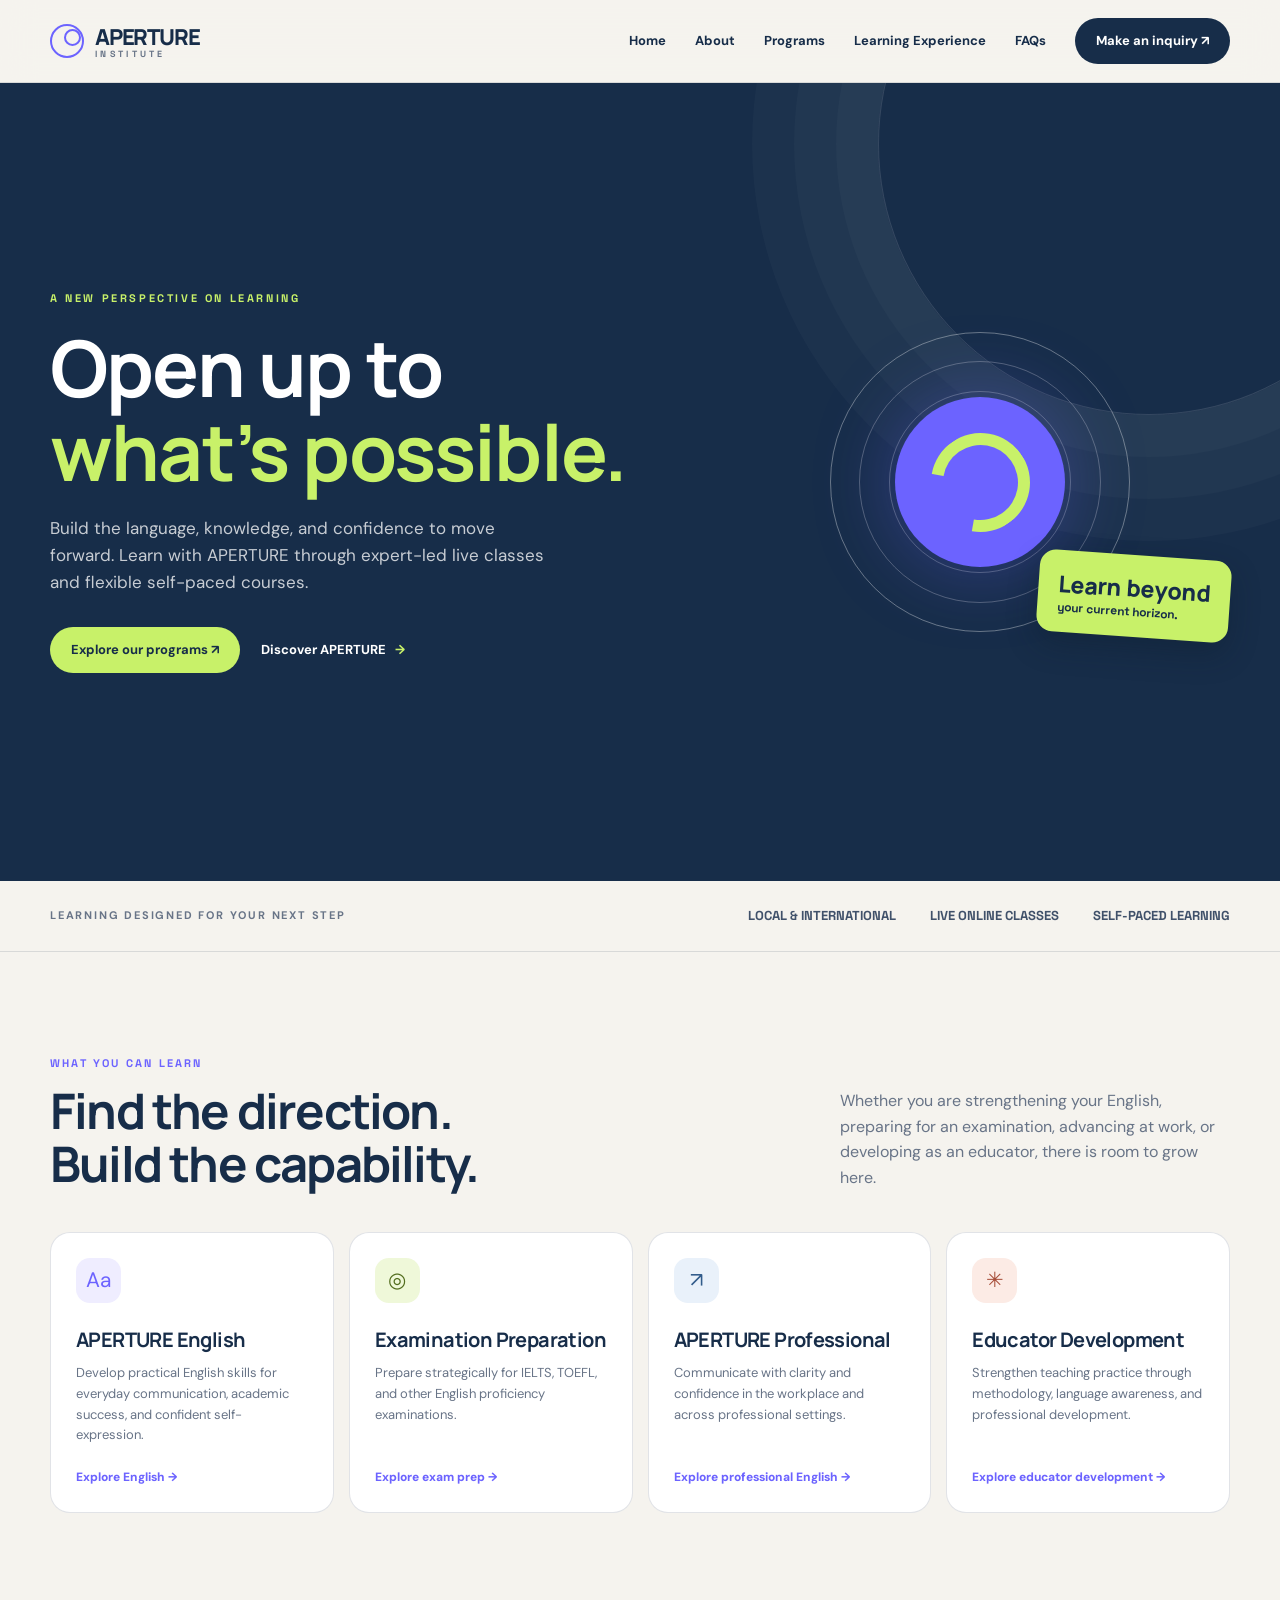
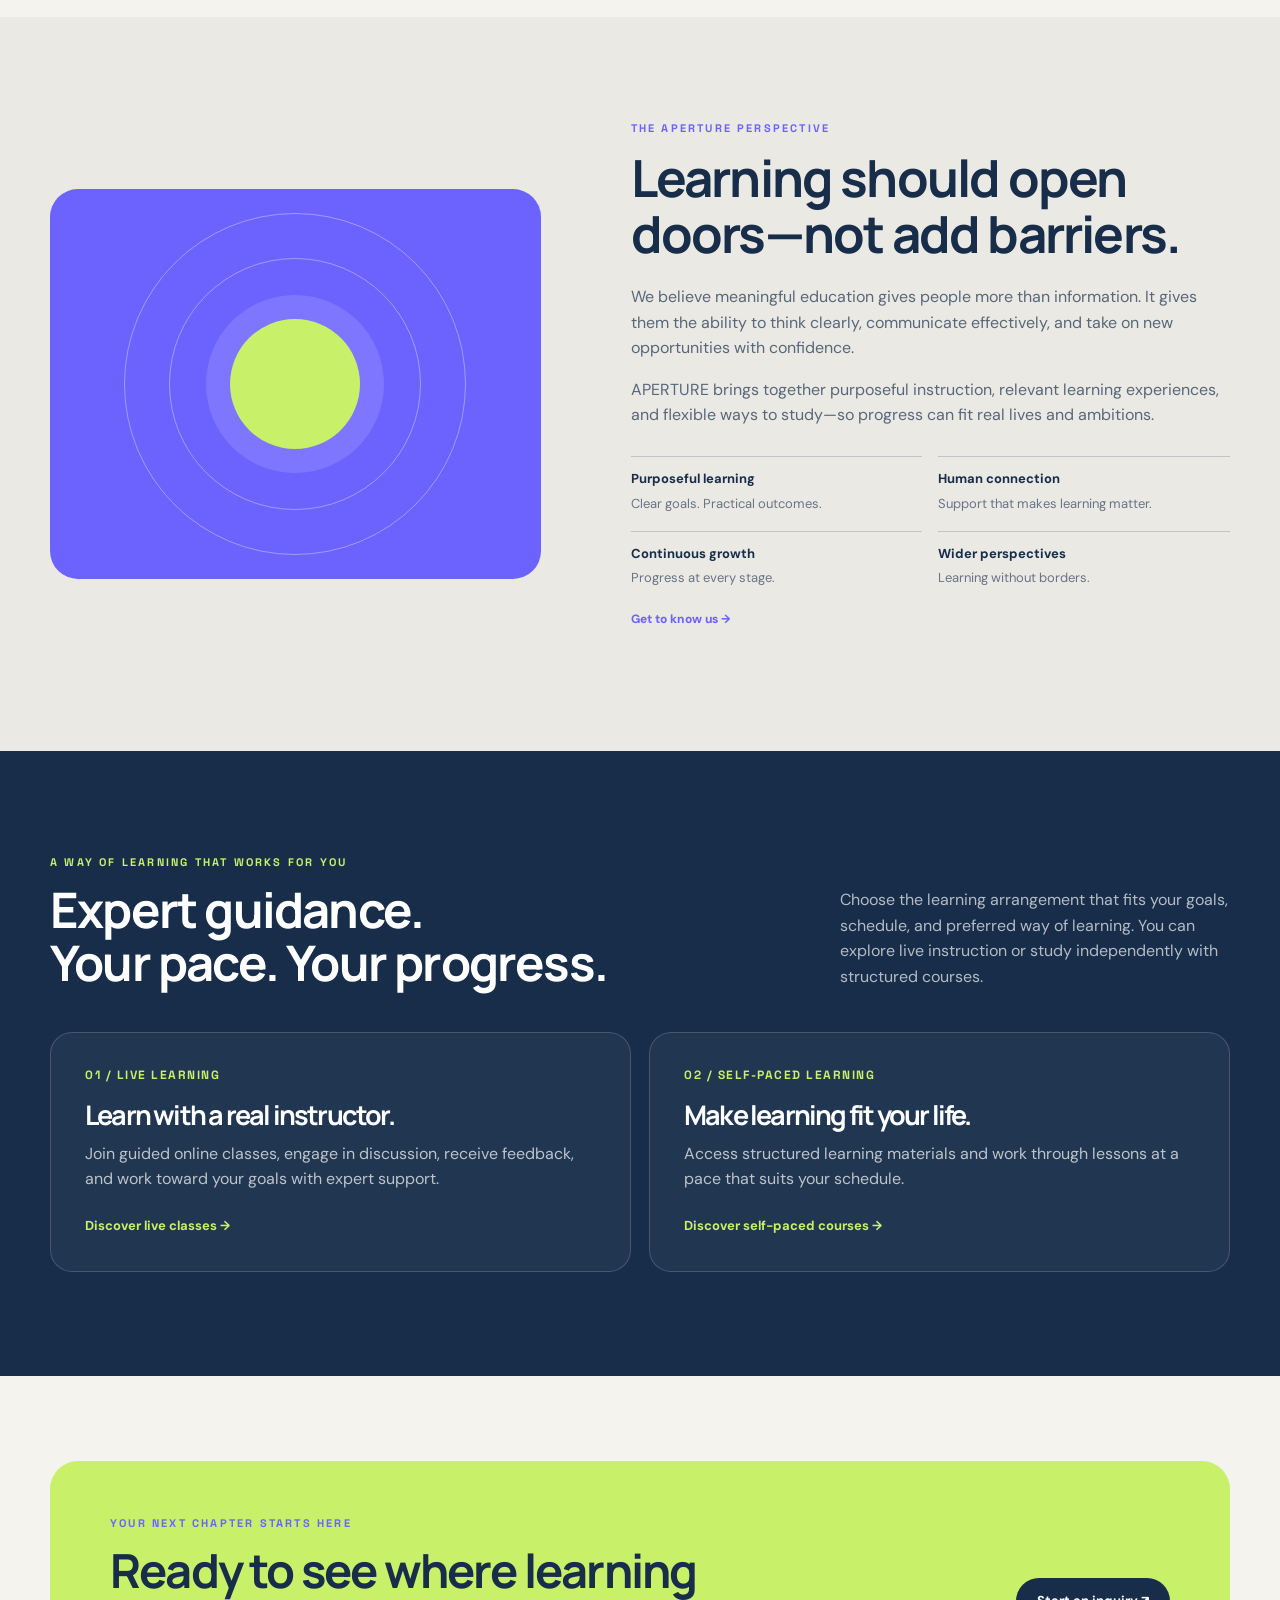
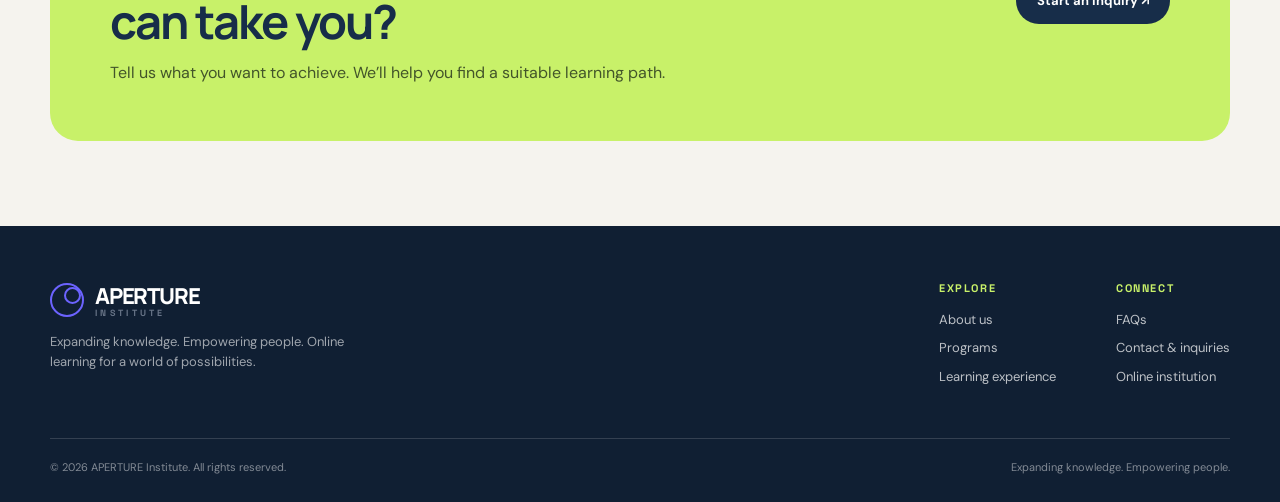
<file: index.html>
<!DOCTYPE html>
<html lang="en">
<head>
  <meta charset="UTF-8">
  <meta name="viewport" content="width=device-width, initial-scale=1.0">
  <meta name="description" content="APERTURE Institute offers live online classes and self-paced courses in English, examination preparation, professional communication, and educator development.">
  <meta name="theme-color" content="#172D49">
  <title>APERTURE Institute | Open up to what's possible</title>
  <link rel="preconnect" href="https://fonts.googleapis.com">
  <link rel="preconnect" href="https://fonts.gstatic.com" crossorigin>
  <link href="https://fonts.googleapis.com/css2?family=DM+Sans:wght@400;500;600;700&family=Manrope:wght@400;500;600;700;800&family=Space+Grotesk:wght@500;600;700&display=swap" rel="stylesheet">
  <style>
    :root{--navy:#172D49;--violet:#6C63FF;--lime:#C8F169;--ivory:#F5F3EE;--ink:#172D49;--muted:#687487;--white:#fff;--line:rgba(23,45,73,.13);--radius:24px}
    *{box-sizing:border-box}html{scroll-behavior:smooth}body{margin:0;background:var(--ivory);color:var(--ink);font-family:"DM Sans",sans-serif;line-height:1.6}a{color:inherit;text-decoration:none}button{font:inherit}.wrap{width:min(1180px,calc(100% - 48px));margin:auto}
    .topbar{position:sticky;top:0;z-index:20;background:rgba(245,243,238,.92);backdrop-filter:blur(16px);border-bottom:1px solid var(--line)}
    .nav{height:82px;display:flex;align-items:center;justify-content:space-between;gap:24px}.brand{display:flex;align-items:center;gap:11px;font:800 22px "Manrope",sans-serif;letter-spacing:-1.2px}.brand-mark{width:34px;height:34px;border:2px solid var(--violet);border-radius:50%;display:grid;place-items:center;position:relative}.brand-mark:before{content:"";width:13px;height:13px;border:2px solid var(--violet);border-radius:50%;transform:translate(5px,-4px)}.brand small{display:block;font:700 9px "Space Grotesk",sans-serif;letter-spacing:3.3px;margin-top:-4px;color:#687487}.navlinks{display:flex;align-items:center;gap:29px;font-size:13px;font-weight:700}.navlinks a:not(.nav-cta):hover{color:var(--violet)}.nav-cta,.btn{display:inline-flex;align-items:center;justify-content:center;border-radius:999px;padding:13px 21px;background:var(--navy);color:white;font-weight:700;font-size:13px;transition:.2s}.nav-cta:hover,.btn:hover{background:var(--violet);transform:translateY(-2px)}.menu{display:none;border:0;background:none;font-size:25px;color:var(--navy)}
    .hero{background:var(--navy);color:white;overflow:hidden;position:relative}.hero:after{content:"";position:absolute;width:540px;height:540px;border:1px solid rgba(255,255,255,.13);border-radius:50%;right:-140px;top:-210px;box-shadow:0 0 0 42px rgba(255,255,255,.025),0 0 0 84px rgba(255,255,255,.025),0 0 0 126px rgba(255,255,255,.025)}.hero-inner{min-height:590px;display:grid;grid-template-columns:1.12fr .88fr;align-items:center;gap:45px;padding:82px 0;position:relative;z-index:1}.eyebrow{font:700 11px "Space Grotesk",sans-serif;letter-spacing:2.6px;text-transform:uppercase;color:var(--lime)}h1,h2,h3{font-family:"Manrope",sans-serif;line-height:1.08;letter-spacing:-1.8px;margin:0}h1{font-size:clamp(48px,6.2vw,78px);max-width:700px;margin:20px 0 22px}h1 em{font-style:normal;color:var(--lime)}.hero-copy{max-width:510px;color:rgba(255,255,255,.76);font-size:17px;margin:0 0 30px}.hero-actions{display:flex;gap:13px;align-items:center;flex-wrap:wrap}.btn-lime{background:var(--lime);color:var(--navy)}.btn-lime:hover{background:white}.text-link{font-size:13px;font-weight:700;padding:12px 8px}.text-link span{color:var(--lime);margin-left:6px}.hero-art{height:390px;position:relative;display:grid;place-items:center}.orb{width:300px;height:300px;border:1px solid rgba(255,255,255,.35);border-radius:50%;position:absolute}.orb:before,.orb:after{content:"";position:absolute;border:1px solid rgba(255,255,255,.25);border-radius:50%;inset:28px}.orb:after{inset:58px}.aperture-core{width:170px;height:170px;border-radius:50%;background:var(--violet);position:relative;box-shadow:0 0 80px rgba(108,99,255,.35);display:grid;place-items:center}.aperture-core:before{content:"";width:75px;height:75px;border:12px solid var(--lime);border-radius:50%;border-left-color:transparent;transform:rotate(-35deg)}.float-note{position:absolute;right:0;bottom:40px;background:var(--lime);color:var(--navy);padding:17px 20px;border-radius:16px;font:700 12px "Space Grotesk",sans-serif;transform:rotate(4deg);box-shadow:0 12px 30px #0c1a2b55}.float-note strong{display:block;font:800 23px "Manrope",sans-serif}
    .trust{padding:26px 0;border-bottom:1px solid var(--line)}.trust-inner{display:flex;justify-content:space-between;align-items:center;gap:20px;flex-wrap:wrap}.trust-label{font-size:11px;font-weight:700;letter-spacing:1.8px;text-transform:uppercase;color:var(--muted)}.trust-items{display:flex;gap:34px;flex-wrap:wrap;color:#40516a;font:700 13px "Space Grotesk",sans-serif}
    section{padding:104px 0}.section-head{display:flex;justify-content:space-between;align-items:end;gap:35px;margin-bottom:42px}.section-head h2{font-size:clamp(34px,4vw,49px);max-width:570px}.section-head p{max-width:390px;color:var(--muted);margin:0}.kicker{color:var(--violet);font:700 11px "Space Grotesk",sans-serif;letter-spacing:2.2px;text-transform:uppercase;margin-bottom:15px}.program-grid{display:grid;grid-template-columns:repeat(4,1fr);gap:15px}.program-card{min-height:280px;background:white;border:1px solid var(--line);border-radius:20px;padding:25px;display:flex;flex-direction:column;transition:.25s}.program-card:hover{transform:translateY(-6px);box-shadow:0 18px 40px rgba(23,45,73,.09)}.card-icon{width:45px;height:45px;border-radius:14px;background:#efedff;color:var(--violet);display:grid;place-items:center;font-size:21px;margin-bottom:26px}.program-card:nth-child(2) .card-icon{background:#eff8d9;color:#526d1e}.program-card:nth-child(3) .card-icon{background:#e9f1fa;color:#315c8b}.program-card:nth-child(4) .card-icon{background:#fcebe5;color:#a64b37}.program-card h3{font-size:20px;letter-spacing:-.6px;margin-bottom:12px}.program-card p{color:var(--muted);font-size:13px;margin:0 0 22px}.card-link{margin-top:auto;font-size:12px;font-weight:800;color:var(--violet)}
    .about{background:#eae9e3}.about-grid{display:grid;grid-template-columns:.9fr 1.1fr;gap:90px;align-items:center}.about-visual{min-height:390px;background:var(--violet);border-radius:28px;position:relative;overflow:hidden;display:grid;place-items:center}.about-visual:before,.about-visual:after{content:"";position:absolute;border:1px solid rgba(255,255,255,.35);border-radius:50%;width:340px;height:340px}.about-visual:after{width:250px;height:250px}.visual-shape{width:130px;height:130px;background:var(--lime);border-radius:50%;z-index:1;box-shadow:0 0 0 24px rgba(255,255,255,.12)}.about-copy h2{font-size:clamp(36px,4vw,52px);margin-bottom:23px}.about-copy p{color:#58677a}.values{display:grid;grid-template-columns:1fr 1fr;gap:16px;margin-top:28px}.value{border-top:1px solid rgba(23,45,73,.2);padding-top:12px;font-size:13px;font-weight:700}.value span{display:block;color:var(--muted);font-weight:400;margin-top:4px}
    .learning{background:var(--navy);color:white}.learning .section-head p{color:rgba(255,255,255,.68)}.learning .kicker{color:var(--lime)}.learning-grid{display:grid;grid-template-columns:1fr 1fr;gap:18px}.learning-card{padding:34px;border:1px solid rgba(255,255,255,.17);border-radius:22px;background:rgba(255,255,255,.045)}.learning-card .number{font:700 12px "Space Grotesk",sans-serif;color:var(--lime);letter-spacing:1.5px}.learning-card h3{font-size:27px;margin:17px 0 12px}.learning-card p{color:rgba(255,255,255,.7);margin:0 0 20px}.learning-card a{color:var(--lime);font-size:13px;font-weight:700}
    .cta{padding:85px 0}.cta-panel{background:var(--lime);border-radius:28px;padding:55px 60px;display:flex;justify-content:space-between;align-items:center;gap:30px}.cta-panel h2{font-size:clamp(32px,4vw,47px);max-width:590px}.cta-panel p{margin:13px 0 0;color:#43552a}.cta-panel .btn{background:var(--navy);white-space:nowrap}
    footer{background:#101f33;color:white;padding:55px 0 25px}.footer-top{display:flex;justify-content:space-between;gap:40px;padding-bottom:42px}.footer-brand p{color:rgba(255,255,255,.6);font-size:13px;max-width:300px}.footer-links{display:flex;gap:60px}.footer-col strong{display:block;font:700 11px "Space Grotesk",sans-serif;letter-spacing:1.6px;text-transform:uppercase;color:var(--lime);margin-bottom:15px}.footer-col a,.footer-col span{display:block;color:rgba(255,255,255,.72);font-size:13px;margin:8px 0}.footer-bottom{border-top:1px solid rgba(255,255,255,.15);padding-top:20px;color:rgba(255,255,255,.48);font-size:11px;display:flex;justify-content:space-between;gap:15px}
    @media(max-width:900px){.navlinks{gap:16px}.hero-inner{grid-template-columns:1fr .7fr}.hero-art{transform:scale(.8)}.program-grid{grid-template-columns:repeat(2,1fr)}.about-grid{gap:40px}}
    @media(max-width:680px){.wrap{width:min(100% - 34px,560px)}.nav{height:70px}.menu{display:block}.navlinks{display:none;position:absolute;top:70px;left:0;right:0;background:var(--ivory);padding:20px 24px 25px;flex-direction:column;align-items:stretch;border-bottom:1px solid var(--line)}.navlinks.open{display:flex}.nav-cta{text-align:center}.hero-inner{display:block;padding:70px 0 40px;min-height:0}.hero-art{height:260px;transform:scale(.72);margin-top:12px}.hero:after{right:-300px}.hero-copy{font-size:15px}.trust-inner{display:block}.trust-items{gap:15px;margin-top:15px}.trust-items span{font-size:11px}section{padding:72px 0}.section-head{display:block}.section-head p{margin-top:17px}.program-grid{grid-template-columns:1fr}.program-card{min-height:230px}.about-grid,.learning-grid{grid-template-columns:1fr}.about-visual{min-height:280px;order:2}.about-copy{order:1}.values{gap:12px}.learning-card{padding:26px}.cta{padding:60px 0}.cta-panel{padding:35px 27px;display:block}.cta-panel .btn{margin-top:25px}.footer-top{display:block}.footer-links{margin-top:30px;gap:35px;flex-wrap:wrap}.footer-bottom{display:block}.footer-bottom span{display:block;margin-top:8px}}
  </style>
</head>
<body>
  <header class="topbar">
    <div class="wrap nav">
      <a class="brand" href="index.html" aria-label="APERTURE Institute home"><span class="brand-mark"></span><span>APERTURE<small>INSTITUTE</small></span></a>
      <button class="menu" aria-label="Toggle navigation" aria-expanded="false" onclick="toggleMenu()">☰</button>
      <nav class="navlinks" id="navlinks">
        <a href="index.html">Home</a><a href="about.html">About</a><a href="programs.html">Programs</a><a href="learning-experience.html">Learning Experience</a><a href="faqs.html">FAQs</a><a class="nav-cta" href="contact.html">Make an inquiry ↗</a>
      </nav>
    </div>
  </header>

  <main>
    <section class="hero">
      <div class="wrap hero-inner">
        <div>
          <div class="eyebrow">A new perspective on learning</div>
          <h1>Open up to<br><em>what’s possible.</em></h1>
          <p class="hero-copy">Build the language, knowledge, and confidence to move forward. Learn with APERTURE through expert-led live classes and flexible self-paced courses.</p>
          <div class="hero-actions"><a class="btn btn-lime" href="programs.html">Explore our programs ↗</a><a class="text-link" href="about.html">Discover APERTURE <span>→</span></a></div>
        </div>
        <div class="hero-art" aria-hidden="true"><div class="orb"></div><div class="aperture-core"></div><div class="float-note"><strong>Learn beyond</strong>your current horizon.</div></div>
      </div>
    </section>

    <div class="trust"><div class="wrap trust-inner"><div class="trust-label">Learning designed for your next step</div><div class="trust-items"><span>LOCAL & INTERNATIONAL</span><span>LIVE ONLINE CLASSES</span><span>SELF-PACED LEARNING</span></div></div></div>

    <section>
      <div class="wrap">
        <div class="section-head"><div><div class="kicker">What you can learn</div><h2>Find the direction.<br>Build the capability.</h2></div><p>Whether you are strengthening your English, preparing for an examination, advancing at work, or developing as an educator, there is room to grow here.</p></div>
        <div class="program-grid">
          <article class="program-card"><div class="card-icon">Aa</div><h3>APERTURE English</h3><p>Develop practical English skills for everyday communication, academic success, and confident self-expression.</p><a class="card-link" href="programs/english.html">Explore English →</a></article>
          <article class="program-card"><div class="card-icon">◎</div><h3>Examination Preparation</h3><p>Prepare strategically for IELTS, TOEFL, and other English proficiency examinations.</p><a class="card-link" href="programs/examination-preparation.html">Explore exam prep →</a></article>
          <article class="program-card"><div class="card-icon">↗</div><h3>APERTURE Professional</h3><p>Communicate with clarity and confidence in the workplace and across professional settings.</p><a class="card-link" href="programs/professional.html">Explore professional English →</a></article>
          <article class="program-card"><div class="card-icon">✳</div><h3>Educator Development</h3><p>Strengthen teaching practice through methodology, language awareness, and professional development.</p><a class="card-link" href="programs/educator-development.html">Explore educator development →</a></article>
        </div>
      </div>
    </section>

    <section class="about">
      <div class="wrap about-grid">
        <div class="about-visual" aria-hidden="true"><div class="visual-shape"></div></div>
        <div class="about-copy"><div class="kicker">The APERTURE perspective</div><h2>Learning should open doors—not add barriers.</h2><p>We believe meaningful education gives people more than information. It gives them the ability to think clearly, communicate effectively, and take on new opportunities with confidence.</p><p>APERTURE brings together purposeful instruction, relevant learning experiences, and flexible ways to study—so progress can fit real lives and ambitions.</p><div class="values"><div class="value">Purposeful learning<span>Clear goals. Practical outcomes.</span></div><div class="value">Human connection<span>Support that makes learning matter.</span></div><div class="value">Continuous growth<span>Progress at every stage.</span></div><div class="value">Wider perspectives<span>Learning without borders.</span></div></div><p><a class="card-link" href="about.html">Get to know us →</a></p></div>
      </div>
    </section>

    <section class="learning">
      <div class="wrap">
        <div class="section-head"><div><div class="kicker">A way of learning that works for you</div><h2>Expert guidance.<br>Your pace. Your progress.</h2></div><p>Choose the learning arrangement that fits your goals, schedule, and preferred way of learning. You can explore live instruction or study independently with structured courses.</p></div>
        <div class="learning-grid">
          <article class="learning-card"><div class="number">01 / LIVE LEARNING</div><h3>Learn with a real instructor.</h3><p>Join guided online classes, engage in discussion, receive feedback, and work toward your goals with expert support.</p><a href="learning-experience.html">Discover live classes →</a></article>
          <article class="learning-card"><div class="number">02 / SELF-PACED LEARNING</div><h3>Make learning fit your life.</h3><p>Access structured learning materials and work through lessons at a pace that suits your schedule.</p><a href="learning-experience.html">Discover self-paced courses →</a></article>
        </div>
      </div>
    </section>

    <section class="cta"><div class="wrap"><div class="cta-panel"><div><div class="kicker">Your next chapter starts here</div><h2>Ready to see where learning can take you?</h2><p>Tell us what you want to achieve. We’ll help you find a suitable learning path.</p></div><a class="btn" href="contact.html">Start an inquiry ↗</a></div></div></section>
  </main>

  <footer><div class="wrap"><div class="footer-top"><div class="footer-brand"><a class="brand" href="index.html"><span class="brand-mark"></span><span>APERTURE<small>INSTITUTE</small></span></a><p>Expanding knowledge. Empowering people. Online learning for a world of possibilities.</p></div><div class="footer-links"><div class="footer-col"><strong>Explore</strong><a href="about.html">About us</a><a href="programs.html">Programs</a><a href="learning-experience.html">Learning experience</a></div><div class="footer-col"><strong>Connect</strong><a href="faqs.html">FAQs</a><a href="contact.html">Contact & inquiries</a><span>Online institution</span></div></div></div><div class="footer-bottom"><span>© <span id="year"></span> APERTURE Institute. All rights reserved.</span><span>Expanding knowledge. Empowering people.</span></div></div></footer>
  <script>
    function toggleMenu(){const nav=document.getElementById('navlinks');const btn=document.querySelector('.menu');const open=nav.classList.toggle('open');btn.setAttribute('aria-expanded',String(open));}
    document.getElementById('year').textContent=new Date().getFullYear();
  </script>
</body>
</html>
</file>
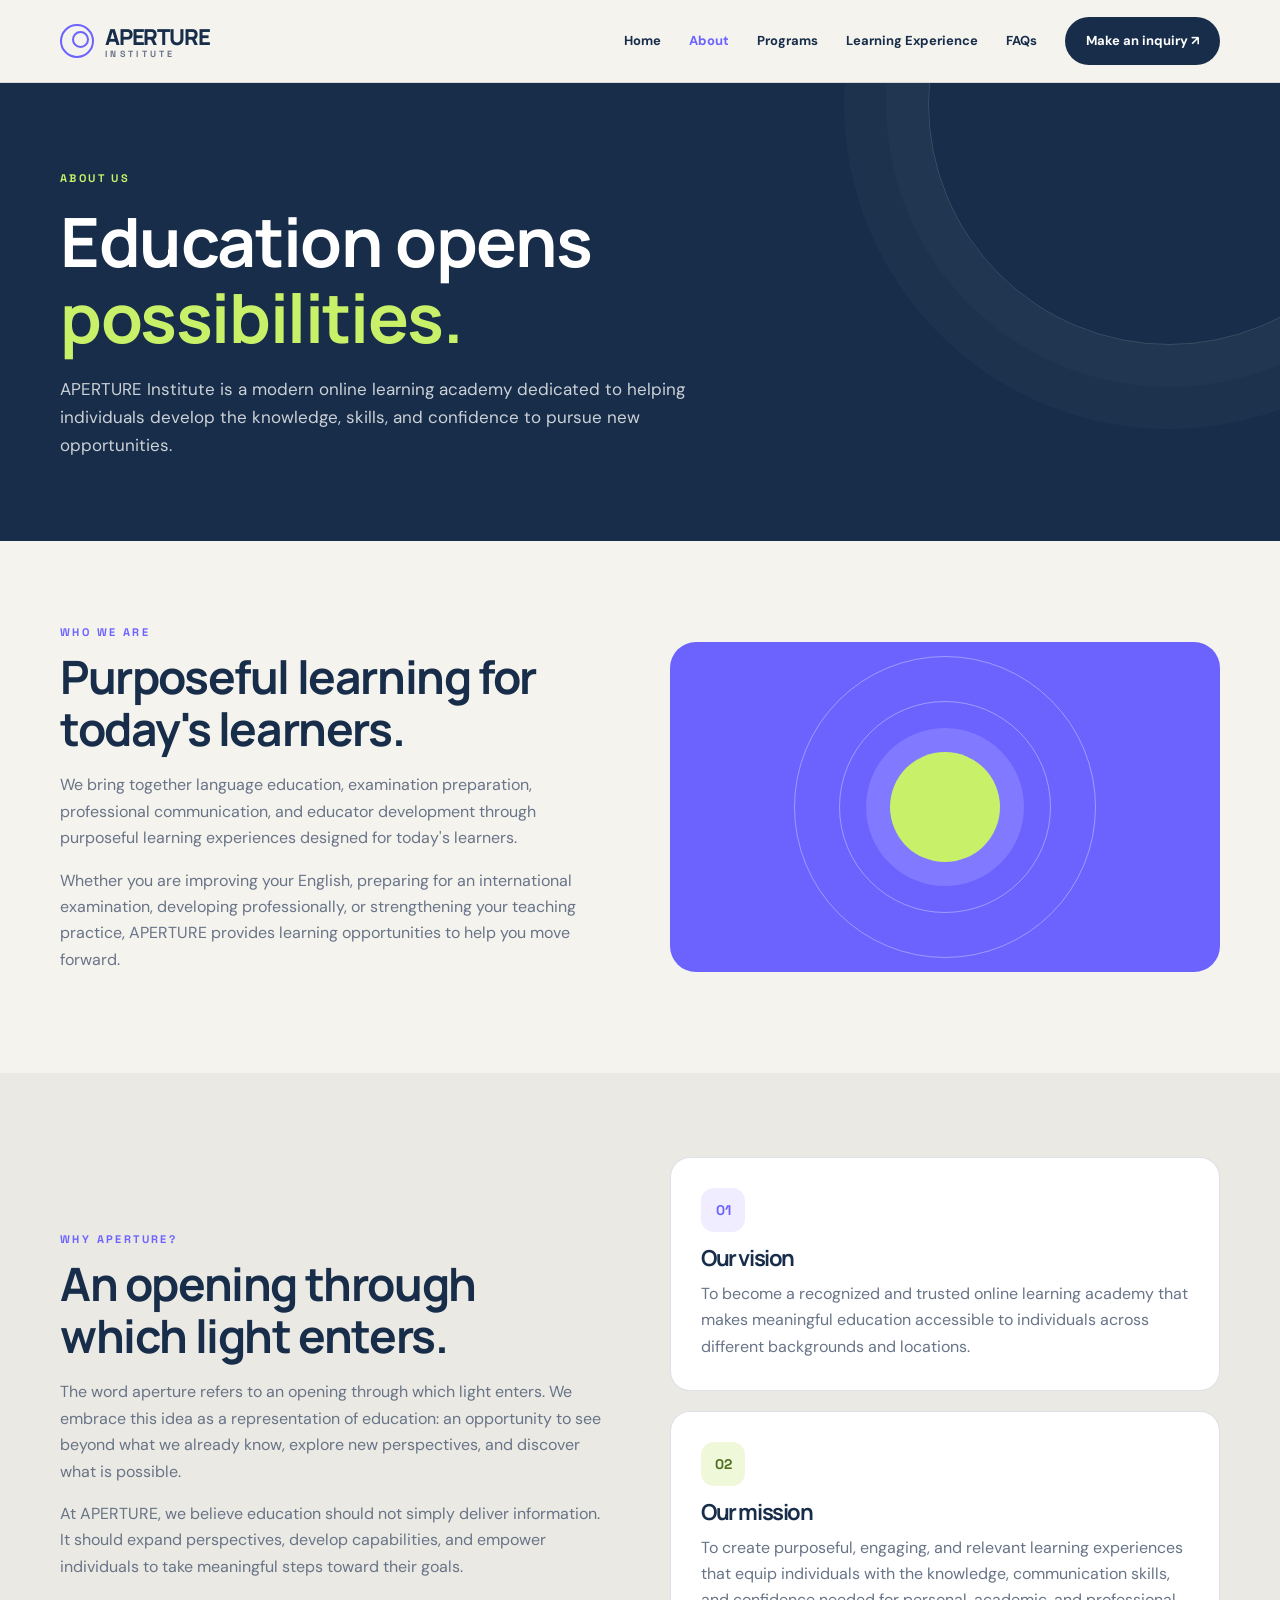
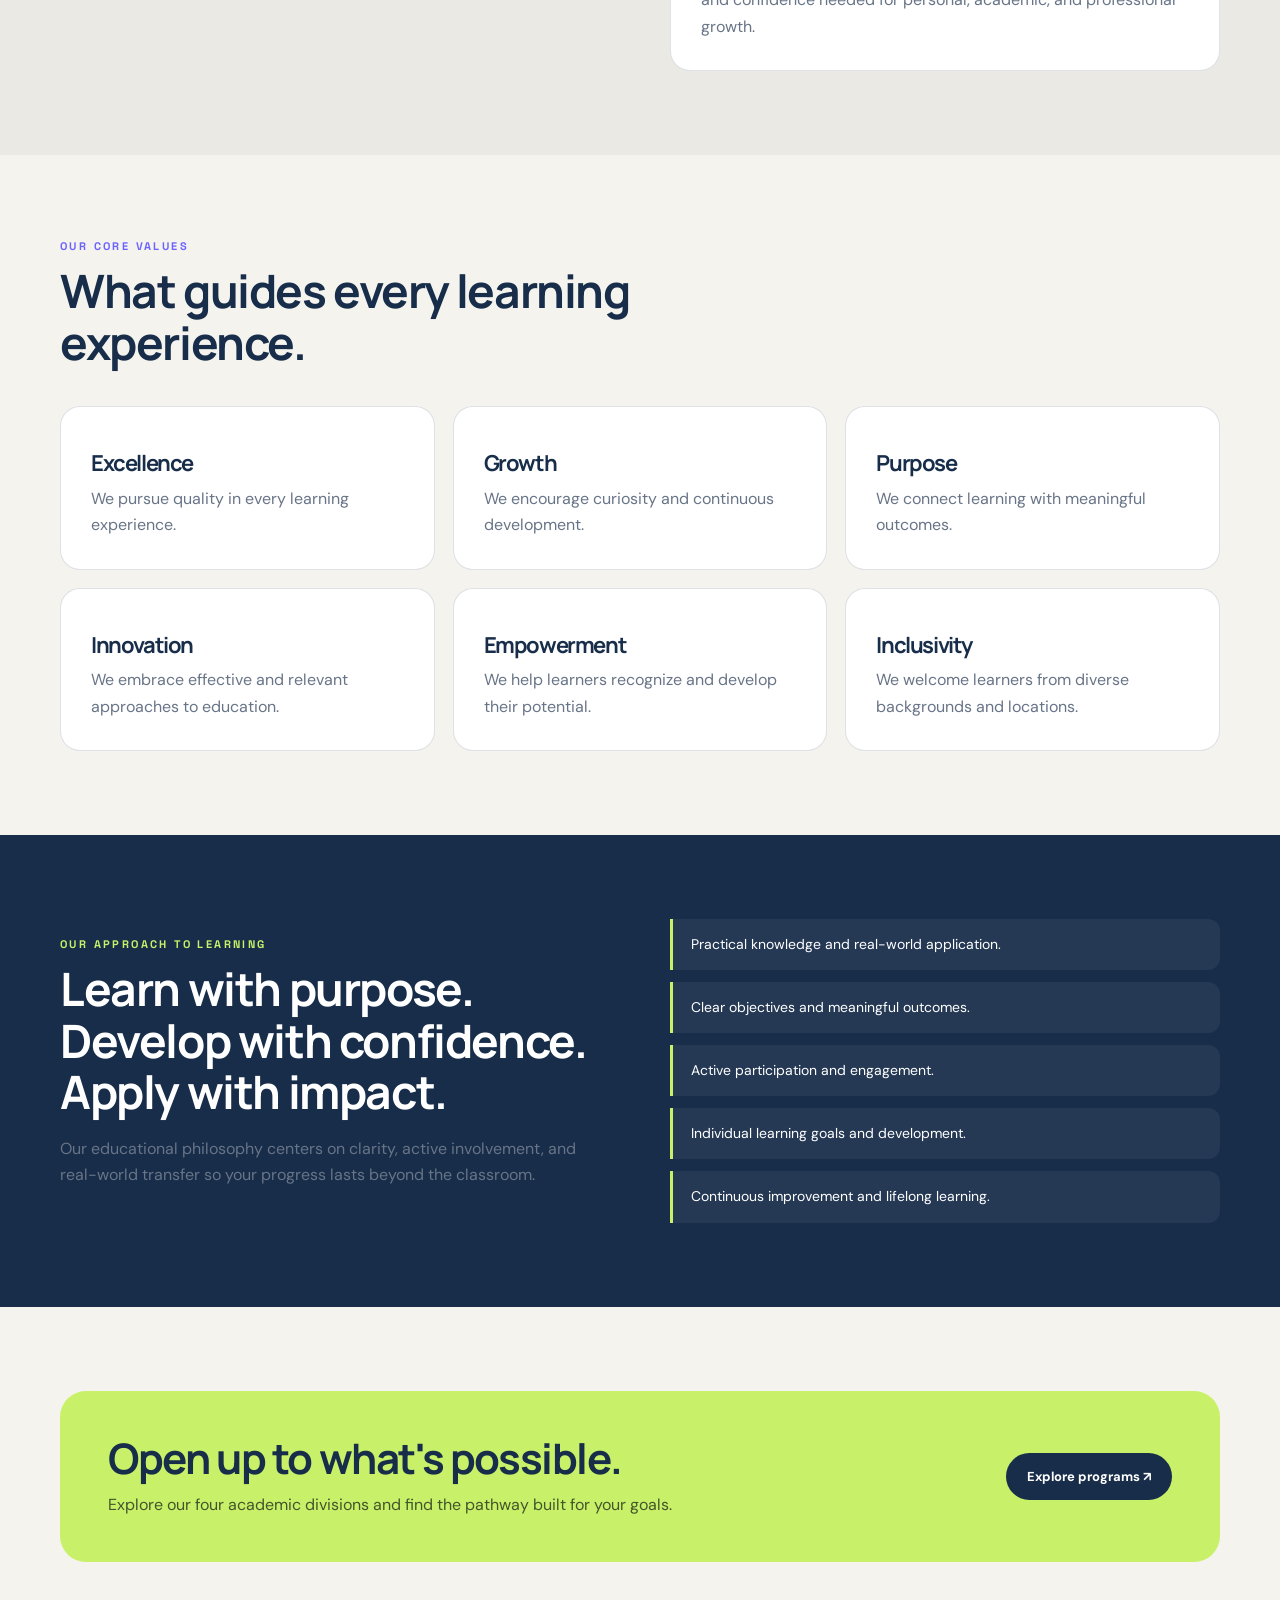
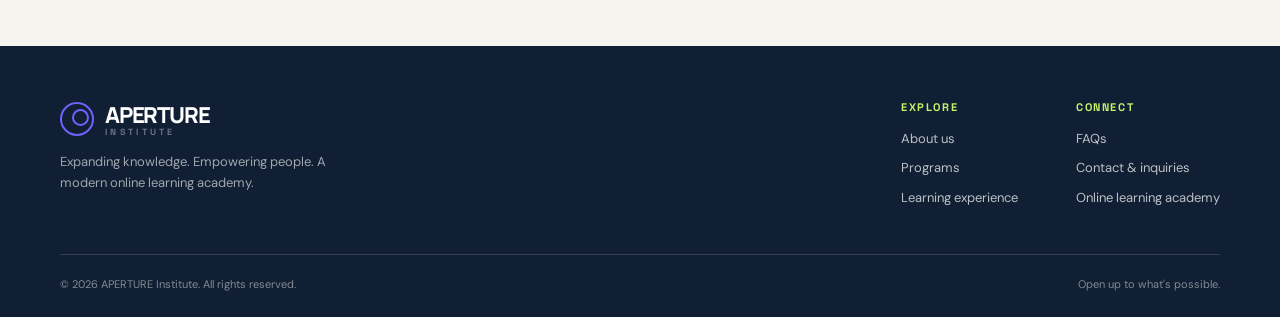
<file: about.html>
<!DOCTYPE html><html lang="en"><head><meta charset="UTF-8"><meta name="viewport" content="width=device-width,initial-scale=1.0"><meta name="description" content="APERTURE Institute is a modern online learning academy dedicated to helping individuals develop knowledge, skills, and confidence."><meta name="theme-color" content="#172D49"><title>About Us | APERTURE Institute</title><link rel="stylesheet" href="assets/css/style.css"></head><body><header><div class="wrap nav"><a class="brand" href="index.html" aria-label="APERTURE Institute home"><span class="mark"></span><span>APERTURE<small>INSTITUTE</small></span></a><button class="menu" aria-label="Toggle navigation" aria-expanded="false" onclick="toggleMenu()">☰</button><nav class="links"><a class="" href="index.html">Home</a><a class="active" href="about.html">About</a><a class="" href="programs.html">Programs</a><a class="" href="learning-experience.html">Learning Experience</a><a class="" href="faqs.html">FAQs</a><a class="nav-cta" href="contact.html">Make an inquiry ↗</a></nav></div></header><main>
<section class="hero">
  <div class="wrap">
    <div class="eyebrow">About Us</div>
    <h1>Education opens<br><em>possibilities.</em></h1>
    <p>APERTURE Institute is a modern online learning academy dedicated to helping individuals develop the knowledge, skills, and confidence to pursue new opportunities.</p>
  </div>
</section>

<section>
  <div class="wrap split">
    <div>
      <div class="kicker">Who we are</div>
      <h2>Purposeful learning for today's learners.</h2>
      <p>We bring together language education, examination preparation, professional communication, and educator development through purposeful learning experiences designed for today's learners.</p>
      <p>Whether you are improving your English, preparing for an international examination, developing professionally, or strengthening your teaching practice, APERTURE provides learning opportunities to help you move forward.</p>
    </div>
    <div class="visual" aria-hidden="true"><span></span></div>
  </div>
</section>

<section class="soft">
  <div class="wrap split">
    <div>
      <div class="kicker">Why APERTURE?</div>
      <h2>An opening through which light enters.</h2>
      <p>The word aperture refers to an opening through which light enters. We embrace this idea as a representation of education: an opportunity to see beyond what we already know, explore new perspectives, and discover what is possible.</p>
      <p>At APERTURE, we believe education should not simply deliver information. It should expand perspectives, develop capabilities, and empower individuals to take meaningful steps toward their goals.</p>
    </div>
    <div class="grid" style="margin-top:0;grid-template-columns:1fr">
      <article class="card">
        <div class="icon">01</div>
        <h3>Our vision</h3>
        <p>To become a recognized and trusted online learning academy that makes meaningful education accessible to individuals across different backgrounds and locations.</p>
      </article>
      <article class="card">
        <div class="icon lime">02</div>
        <h3>Our mission</h3>
        <p>To create purposeful, engaging, and relevant learning experiences that equip individuals with the knowledge, communication skills, and confidence needed for personal, academic, and professional growth.</p>
      </article>
    </div>
  </div>
</section>

<section>
  <div class="wrap">
    <div class="intro">
      <div class="kicker">Our core values</div>
      <h2>What guides every learning experience.</h2>
    </div>
    <div class="grid-3">
      <article class="card"><h3>Excellence</h3><p>We pursue quality in every learning experience.</p></article>
      <article class="card"><h3>Growth</h3><p>We encourage curiosity and continuous development.</p></article>
      <article class="card"><h3>Purpose</h3><p>We connect learning with meaningful outcomes.</p></article>
      <article class="card"><h3>Innovation</h3><p>We embrace effective and relevant approaches to education.</p></article>
      <article class="card"><h3>Empowerment</h3><p>We help learners recognize and develop their potential.</p></article>
      <article class="card"><h3>Inclusivity</h3><p>We welcome learners from diverse backgrounds and locations.</p></article>
    </div>
  </div>
</section>

<section class="dark">
  <div class="wrap split">
    <div>
      <div class="kicker">Our approach to learning</div>
      <h2>Learn with purpose. Develop with confidence. Apply with impact.</h2>
      <p>Our educational philosophy centers on clarity, active involvement, and real-world transfer so your progress lasts beyond the classroom.</p>
    </div>
    <div class="list" style="margin-top:0">
      <div>Practical knowledge and real-world application.</div>
      <div>Clear objectives and meaningful outcomes.</div>
      <div>Active participation and engagement.</div>
      <div>Individual learning goals and development.</div>
      <div>Continuous improvement and lifelong learning.</div>
    </div>
  </div>
</section>

<section>
  <div class="wrap banner">
    <div>
      <h2>Open up to what's possible.</h2>
      <p>Explore our four academic divisions and find the pathway built for your goals.</p>
    </div>
    <a class="btn" href="programs.html">Explore programs ↗</a>
  </div>
</section>
</main><footer><div class="wrap"><div class="foot-top"><div><a class="brand" href="index.html"><span class="mark"></span><span>APERTURE<small>INSTITUTE</small></span></a><p>Expanding knowledge. Empowering people. A modern online learning academy.</p></div><div class="foot-links"><div><strong>Explore</strong><a href="about.html">About us</a><a href="programs.html">Programs</a><a href="learning-experience.html">Learning experience</a></div><div><strong>Connect</strong><a href="faqs.html">FAQs</a><a href="contact.html">Contact & inquiries</a><span>Online learning academy</span></div></div></div><div class="foot-bottom"><span>© <span data-year></span> APERTURE Institute. All rights reserved.</span><span>Open up to what's possible.</span></div></div></footer><script src="assets/js/main.js"></script></body></html>
</file>
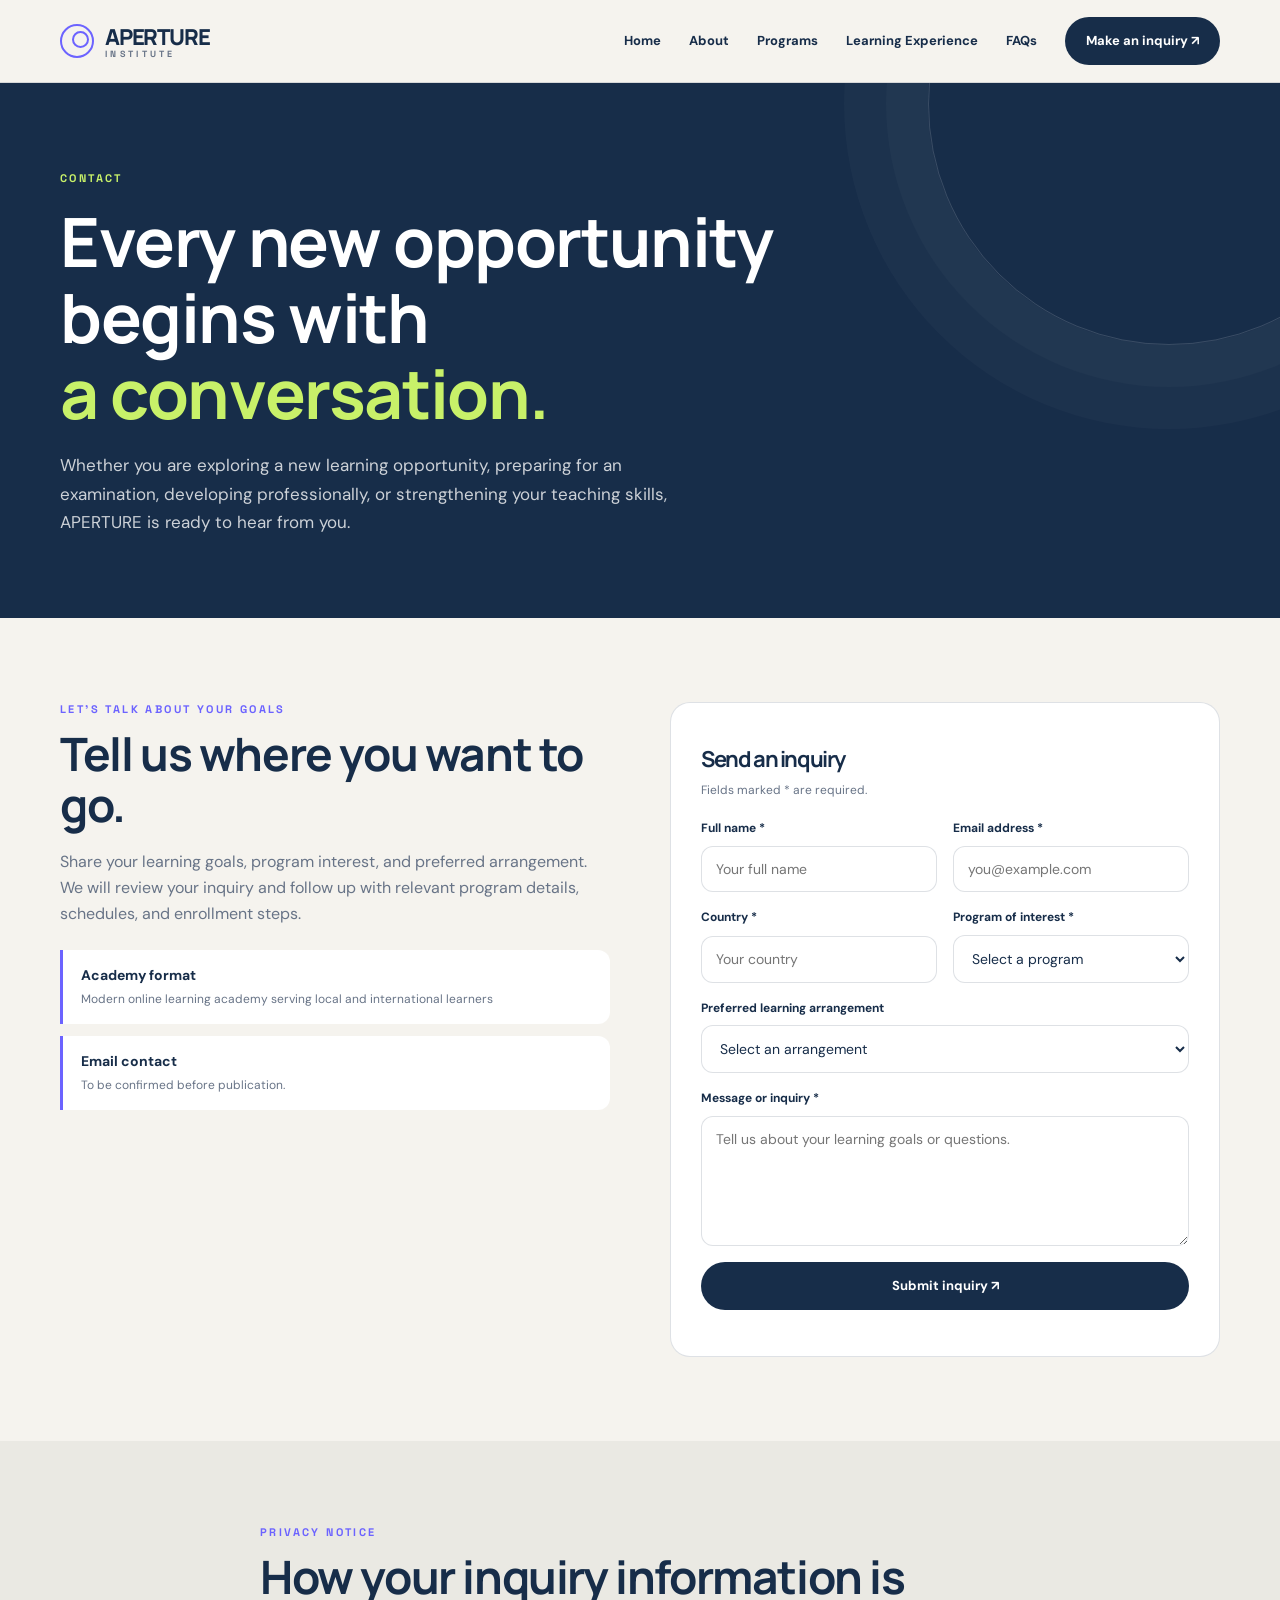
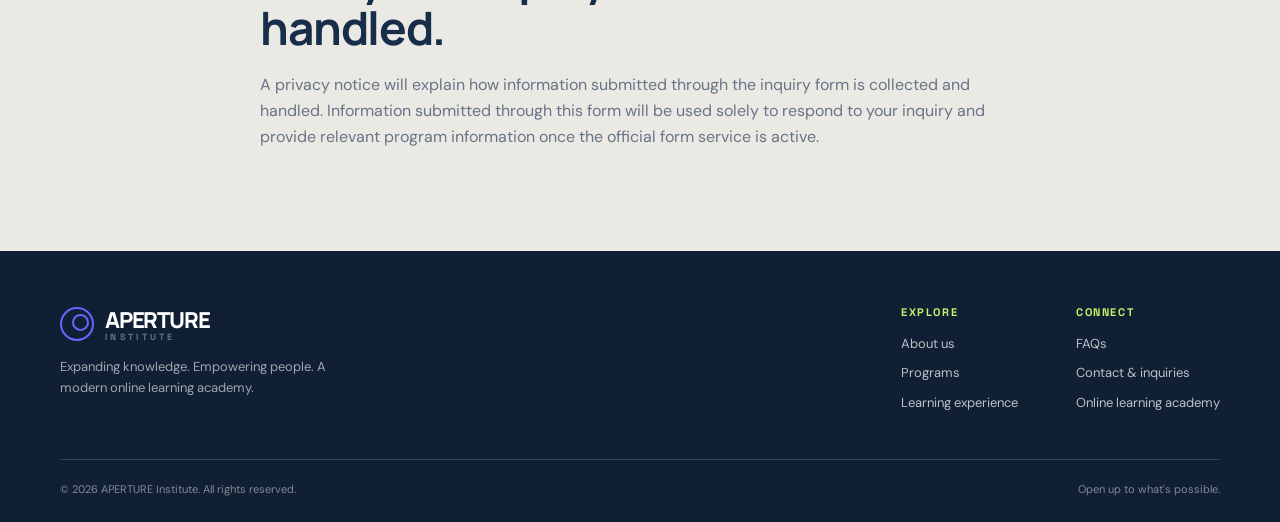
<file: contact.html>
<!DOCTYPE html><html lang="en"><head><meta charset="UTF-8"><meta name="viewport" content="width=device-width,initial-scale=1.0"><meta name="description" content="Contact APERTURE Institute to inquire about online English courses, exam preparation, professional communication, or educator development."><meta name="theme-color" content="#172D49"><title>Contact | APERTURE Institute</title><link rel="stylesheet" href="assets/css/style.css"></head><body><header><div class="wrap nav"><a class="brand" href="index.html" aria-label="APERTURE Institute home"><span class="mark"></span><span>APERTURE<small>INSTITUTE</small></span></a><button class="menu" aria-label="Toggle navigation" aria-expanded="false" onclick="toggleMenu()">☰</button><nav class="links"><a class="" href="index.html">Home</a><a class="" href="about.html">About</a><a class="" href="programs.html">Programs</a><a class="" href="learning-experience.html">Learning Experience</a><a class="" href="faqs.html">FAQs</a><a class="nav-cta" href="contact.html">Make an inquiry ↗</a></nav></div></header><main>
<section class="hero">
  <div class="wrap">
    <div class="eyebrow">Contact</div>
    <h1>Every new opportunity begins with<br><em>a conversation.</em></h1>
    <p>Whether you are exploring a new learning opportunity, preparing for an examination, developing professionally, or strengthening your teaching skills, APERTURE is ready to hear from you.</p>
  </div>
</section>

<section>
  <div class="wrap split" style="align-items:start">
    <div>
      <div class="kicker">Let's talk about your goals</div>
      <h2>Tell us where you want to go.</h2>
      <p>Share your learning goals, program interest, and preferred arrangement. We will review your inquiry and follow up with relevant program details, schedules, and enrollment steps.</p>
      <div class="list">
        <div><strong>Academy format</strong><br><span class="note">Modern online learning academy serving local and international learners</span></div>
        <div><strong>Email contact</strong><br><span class="note">To be confirmed before publication.</span></div>
      </div>
    </div>

    <div class="card">
      <h3>Send an inquiry</h3>
      <p class="note">Fields marked * are required.</p>
      <form class="form" data-demo-form>
        <div class="form-grid">
          <div class="field"><label for="name">Full name *</label><input id="name" name="name" autocomplete="name" required placeholder="Your full name"></div>
          <div class="field"><label for="email">Email address *</label><input id="email" name="email" type="email" autocomplete="email" required placeholder="you@example.com"></div>
        </div>
        <div class="form-grid">
          <div class="field"><label for="country">Country *</label><input id="country" name="country" required placeholder="Your country"></div>
          <div class="field"><label for="program">Program of interest *</label><select id="program" name="program" required><option value="">Select a program</option><option>APERTURE English</option><option>Examination Preparation</option><option>APERTURE Professional</option><option>Educator Development</option><option>Not sure yet</option></select></div>
        </div>
        <div class="field"><label for="format">Preferred learning arrangement</label><select id="format" name="format"><option value="">Select an arrangement</option><option>Live online learning</option><option>Self-paced learning</option><option>Open to either option</option></select></div>
        <div class="field"><label for="message">Message or inquiry *</label><textarea id="message" name="message" required placeholder="Tell us about your learning goals or questions."></textarea></div>
        <button class="btn" type="submit">Submit inquiry ↗</button>
        <p class="note form-message" aria-live="polite"></p>
      </form>
    </div>
  </div>
</section>

<section class="soft">
  <div class="wrap intro">
    <div class="kicker">Privacy Notice</div>
    <h2>How your inquiry information is handled.</h2>
    <p>A privacy notice will explain how information submitted through the inquiry form is collected and handled. Information submitted through this form will be used solely to respond to your inquiry and provide relevant program information once the official form service is active.</p>
  </div>
</section>
</main><footer><div class="wrap"><div class="foot-top"><div><a class="brand" href="index.html"><span class="mark"></span><span>APERTURE<small>INSTITUTE</small></span></a><p>Expanding knowledge. Empowering people. A modern online learning academy.</p></div><div class="foot-links"><div><strong>Explore</strong><a href="about.html">About us</a><a href="programs.html">Programs</a><a href="learning-experience.html">Learning experience</a></div><div><strong>Connect</strong><a href="faqs.html">FAQs</a><a href="contact.html">Contact & inquiries</a><span>Online learning academy</span></div></div></div><div class="foot-bottom"><span>© <span data-year></span> APERTURE Institute. All rights reserved.</span><span>Open up to what's possible.</span></div></div></footer><script src="assets/js/main.js"></script></body></html>
</file>
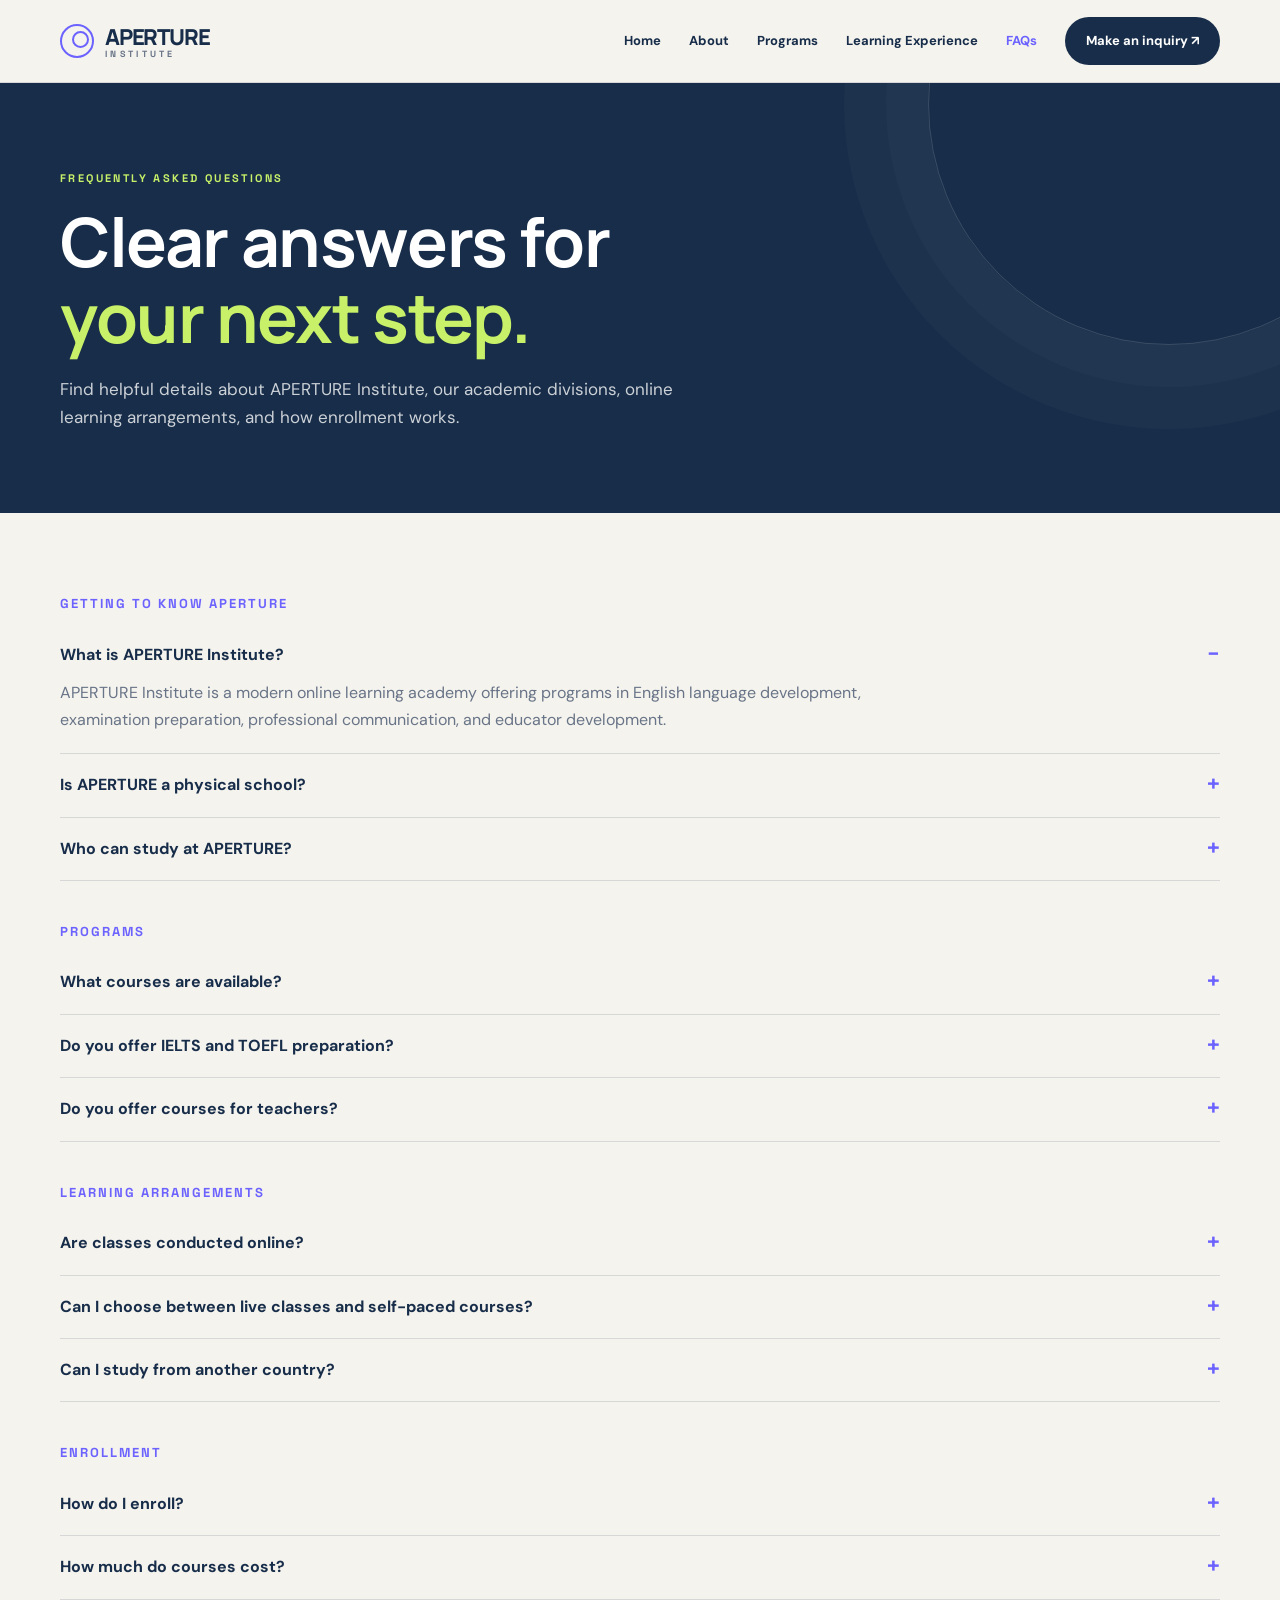
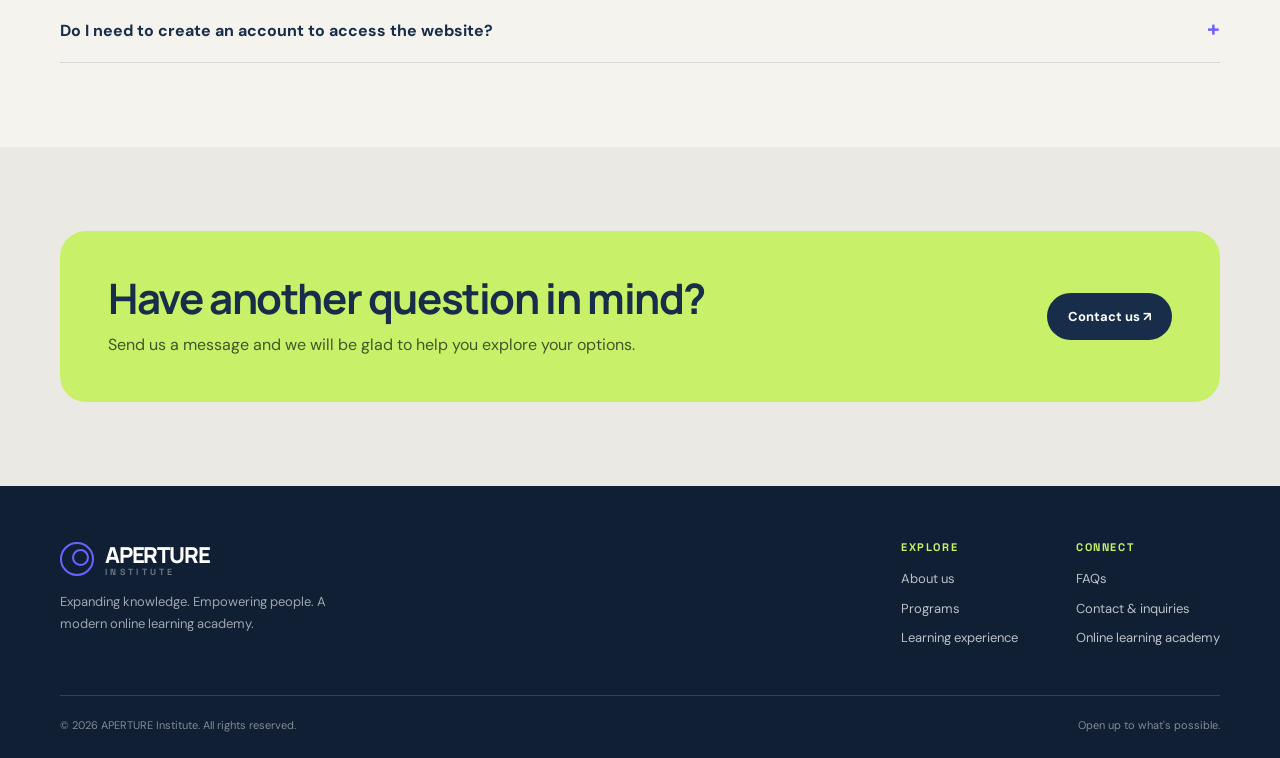
<file: faqs.html>
<!DOCTYPE html><html lang="en"><head><meta charset="UTF-8"><meta name="viewport" content="width=device-width,initial-scale=1.0"><meta name="description" content="Frequently asked questions about APERTURE Institute, online courses, programs, and enrollment."><meta name="theme-color" content="#172D49"><title>FAQs | APERTURE Institute</title><link rel="stylesheet" href="assets/css/style.css"></head><body><header><div class="wrap nav"><a class="brand" href="index.html" aria-label="APERTURE Institute home"><span class="mark"></span><span>APERTURE<small>INSTITUTE</small></span></a><button class="menu" aria-label="Toggle navigation" aria-expanded="false" onclick="toggleMenu()">☰</button><nav class="links"><a class="" href="index.html">Home</a><a class="" href="about.html">About</a><a class="" href="programs.html">Programs</a><a class="" href="learning-experience.html">Learning Experience</a><a class="active" href="faqs.html">FAQs</a><a class="nav-cta" href="contact.html">Make an inquiry ↗</a></nav></div></header><main>
<section class="hero">
  <div class="wrap">
    <div class="eyebrow">Frequently Asked Questions</div>
    <h1>Clear answers for<br><em>your next step.</em></h1>
    <p>Find helpful details about APERTURE Institute, our academic divisions, online learning arrangements, and how enrollment works.</p>
  </div>
</section>

<section>
  <div class="wrap">
    <div class="faq-group" style="margin-top:0">
      <h3>Getting to know APERTURE</h3>
      <details class="faq" open><summary>What is APERTURE Institute?</summary><p>APERTURE Institute is a modern online learning academy offering programs in English language development, examination preparation, professional communication, and educator development.</p></details>
      <details class="faq"><summary>Is APERTURE a physical school?</summary><p>No. APERTURE is an online learning academy. All learning arrangements are designed for online delivery.</p></details>
      <details class="faq"><summary>Who can study at APERTURE?</summary><p>Our programs are designed for both local and international learners. Individual course requirements may vary.</p></details>
    </div>

    <div class="faq-group">
      <h3>Programs</h3>
      <details class="faq"><summary>What courses are available?</summary><p>We offer four academic divisions: APERTURE English, Examination Preparation, APERTURE Professional, and Educator Development.</p></details>
      <details class="faq"><summary>Do you offer IELTS and TOEFL preparation?</summary><p>Yes. Both are included in our Examination Preparation division.</p></details>
      <details class="faq"><summary>Do you offer courses for teachers?</summary><p>Yes. Our Educator Development division focuses on teaching methodology, language instruction, and professional growth.</p></details>
    </div>

    <div class="faq-group">
      <h3>Learning arrangements</h3>
      <details class="faq"><summary>Are classes conducted online?</summary><p>Yes. Our learning arrangements are online.</p></details>
      <details class="faq"><summary>Can I choose between live classes and self-paced courses?</summary><p>Both options are part of our learning model. Availability depends on the course.</p></details>
      <details class="faq"><summary>Can I study from another country?</summary><p>Yes. Our online learning model is intended to serve learners locally and internationally.</p></details>
    </div>

    <div class="faq-group">
      <h3>Enrollment</h3>
      <details class="faq"><summary>How do I enroll?</summary><p>Submit an inquiry through our Contact page. We will provide information about the relevant program and enrollment process.</p></details>
      <details class="faq"><summary>How much do courses cost?</summary><p>Fees depend on the specific program and learning arrangement. Details will be provided during the inquiry process.</p></details>
      <details class="faq"><summary>Do I need to create an account to access the website?</summary><p>No. Our public website does not require registration or login.</p></details>
    </div>
  </div>
</section>

<section class="soft">
  <div class="wrap banner">
    <div>
      <h2>Have another question in mind?</h2>
      <p>Send us a message and we will be glad to help you explore your options.</p>
    </div>
    <a class="btn" href="contact.html">Contact us ↗</a>
  </div>
</section>
</main><footer><div class="wrap"><div class="foot-top"><div><a class="brand" href="index.html"><span class="mark"></span><span>APERTURE<small>INSTITUTE</small></span></a><p>Expanding knowledge. Empowering people. A modern online learning academy.</p></div><div class="foot-links"><div><strong>Explore</strong><a href="about.html">About us</a><a href="programs.html">Programs</a><a href="learning-experience.html">Learning experience</a></div><div><strong>Connect</strong><a href="faqs.html">FAQs</a><a href="contact.html">Contact & inquiries</a><span>Online learning academy</span></div></div></div><div class="foot-bottom"><span>© <span data-year></span> APERTURE Institute. All rights reserved.</span><span>Open up to what's possible.</span></div></div></footer><script src="assets/js/main.js"></script></body></html>
</file>
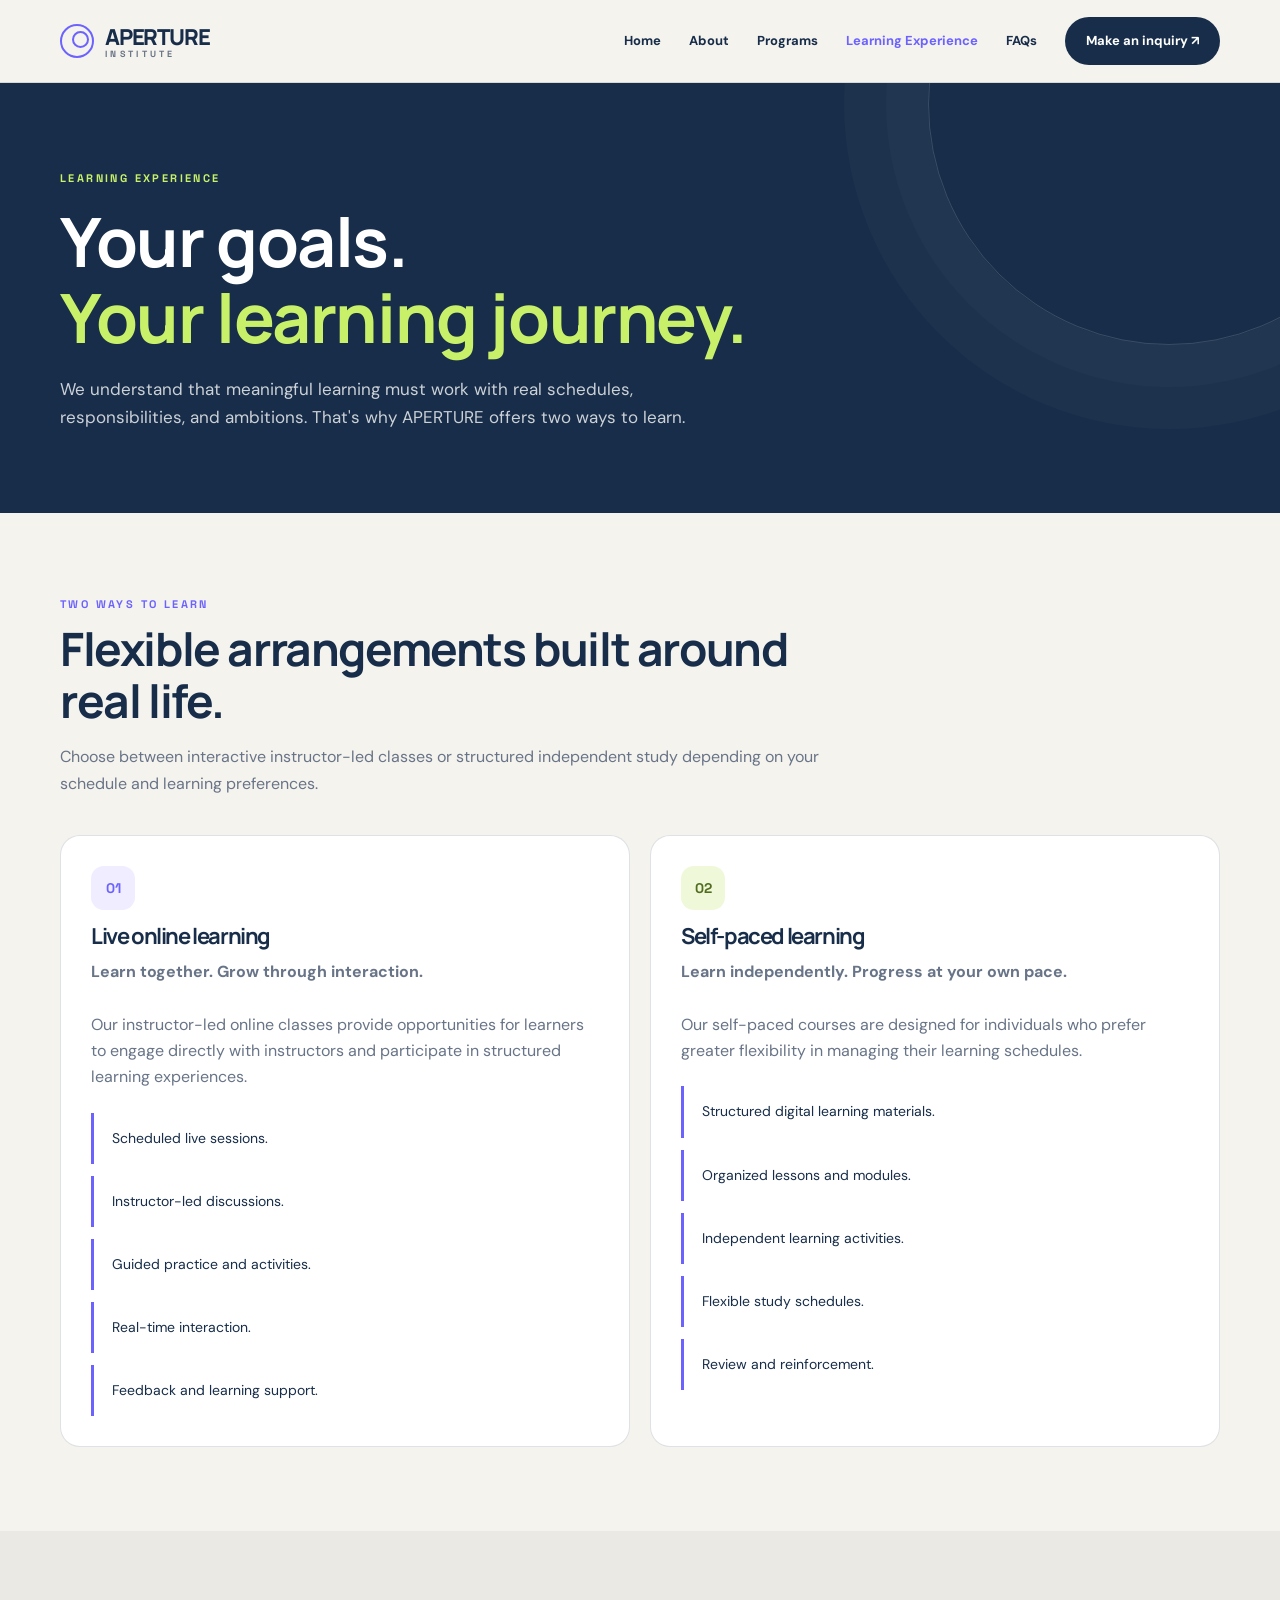
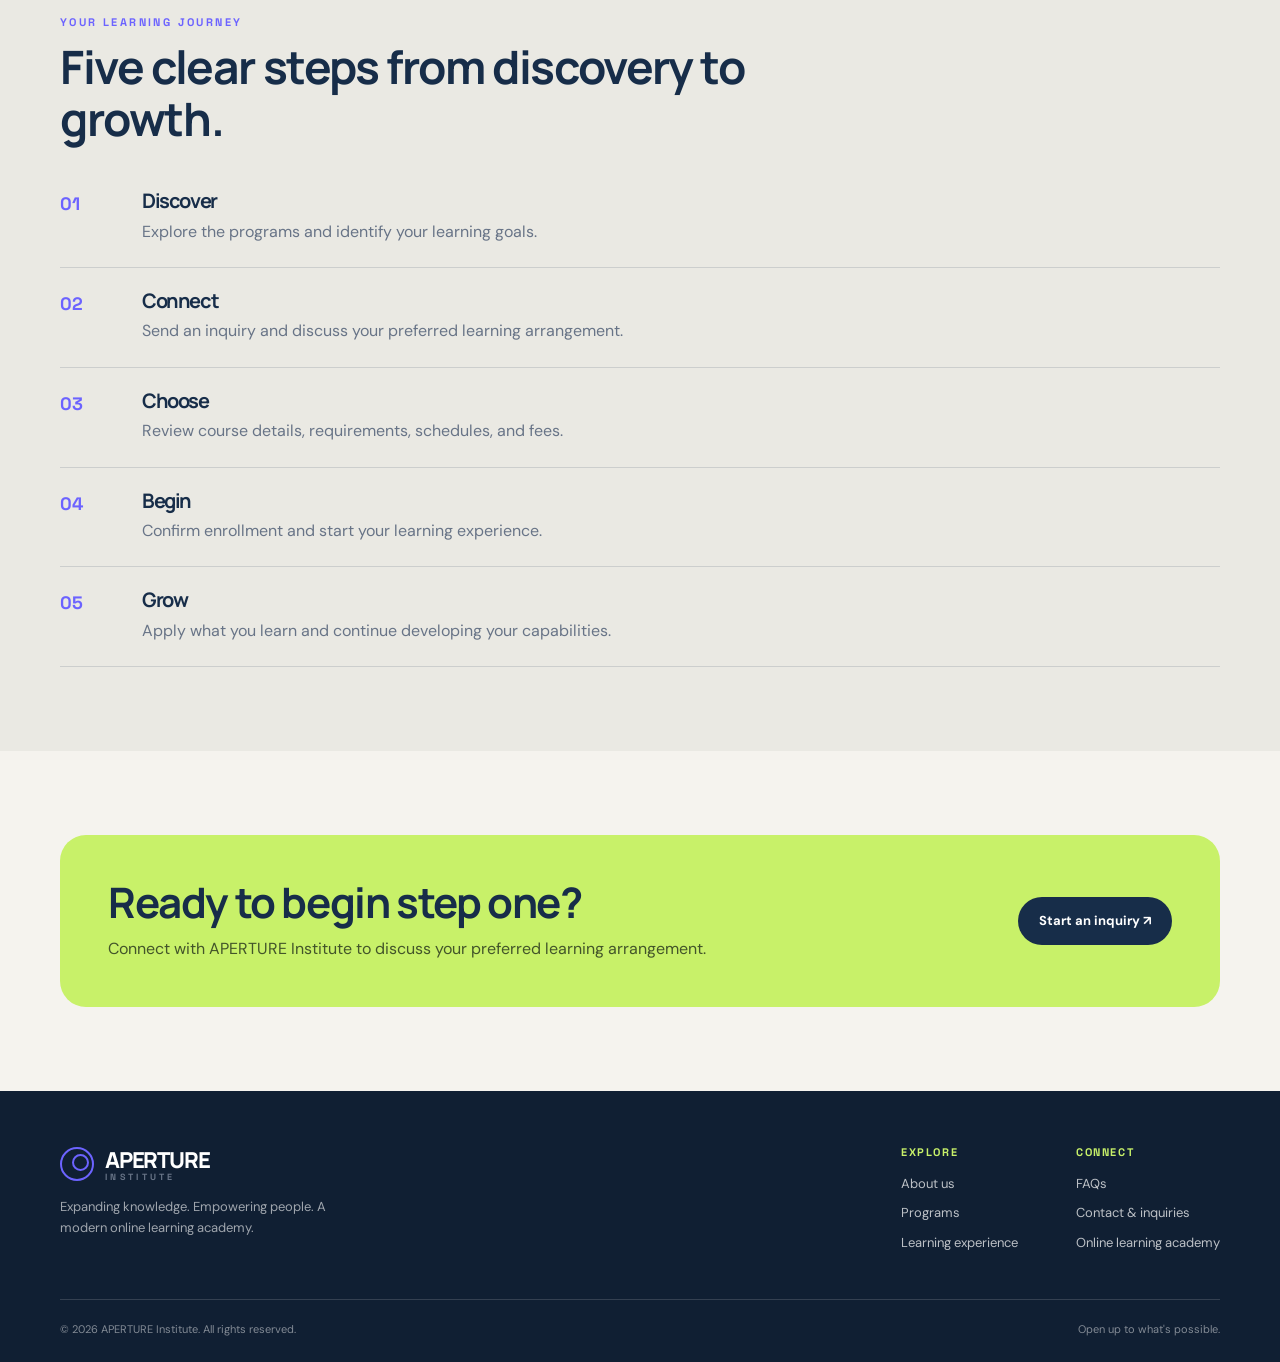
<file: learning-experience.html>
<!DOCTYPE html><html lang="en"><head><meta charset="UTF-8"><meta name="viewport" content="width=device-width,initial-scale=1.0"><meta name="description" content="Discover APERTURE Institute's live online learning, self-paced courses, and five-step learning journey."><meta name="theme-color" content="#172D49"><title>Learning Experience | APERTURE Institute</title><link rel="stylesheet" href="assets/css/style.css"></head><body><header><div class="wrap nav"><a class="brand" href="index.html" aria-label="APERTURE Institute home"><span class="mark"></span><span>APERTURE<small>INSTITUTE</small></span></a><button class="menu" aria-label="Toggle navigation" aria-expanded="false" onclick="toggleMenu()">☰</button><nav class="links"><a class="" href="index.html">Home</a><a class="" href="about.html">About</a><a class="" href="programs.html">Programs</a><a class="active" href="learning-experience.html">Learning Experience</a><a class="" href="faqs.html">FAQs</a><a class="nav-cta" href="contact.html">Make an inquiry ↗</a></nav></div></header><main>
<section class="hero">
  <div class="wrap">
    <div class="eyebrow">Learning Experience</div>
    <h1>Your goals.<br><em>Your learning journey.</em></h1>
    <p>We understand that meaningful learning must work with real schedules, responsibilities, and ambitions. That's why APERTURE offers two ways to learn.</p>
  </div>
</section>

<section>
  <div class="wrap">
    <div class="intro">
      <div class="kicker">Two Ways to Learn</div>
      <h2>Flexible arrangements built around real life.</h2>
      <p>Choose between interactive instructor-led classes or structured independent study depending on your schedule and learning preferences.</p>
    </div>
    <div class="grid">
      <article class="card">
        <div class="icon">01</div>
        <h3>Live online learning</h3>
        <p><strong>Learn together. Grow through interaction.</strong><br><br>Our instructor-led online classes provide opportunities for learners to engage directly with instructors and participate in structured learning experiences.</p>
        <div class="list">
          <div>Scheduled live sessions.</div>
          <div>Instructor-led discussions.</div>
          <div>Guided practice and activities.</div>
          <div>Real-time interaction.</div>
          <div>Feedback and learning support.</div>
        </div>
      </article>
      <article class="card">
        <div class="icon lime">02</div>
        <h3>Self-paced learning</h3>
        <p><strong>Learn independently. Progress at your own pace.</strong><br><br>Our self-paced courses are designed for individuals who prefer greater flexibility in managing their learning schedules.</p>
        <div class="list">
          <div>Structured digital learning materials.</div>
          <div>Organized lessons and modules.</div>
          <div>Independent learning activities.</div>
          <div>Flexible study schedules.</div>
          <div>Review and reinforcement.</div>
        </div>
      </article>
    </div>
  </div>
</section>

<section class="soft">
  <div class="wrap">
    <div class="intro">
      <div class="kicker">Your Learning Journey</div>
      <h2>Five clear steps from discovery to growth.</h2>
    </div>
    <div class="steps">
      <div class="step"><div><h3>Discover</h3><p>Explore the programs and identify your learning goals.</p></div></div>
      <div class="step"><div><h3>Connect</h3><p>Send an inquiry and discuss your preferred learning arrangement.</p></div></div>
      <div class="step"><div><h3>Choose</h3><p>Review course details, requirements, schedules, and fees.</p></div></div>
      <div class="step"><div><h3>Begin</h3><p>Confirm enrollment and start your learning experience.</p></div></div>
      <div class="step"><div><h3>Grow</h3><p>Apply what you learn and continue developing your capabilities.</p></div></div>
    </div>
  </div>
</section>

<section>
  <div class="wrap banner">
    <div>
      <h2>Ready to begin step one?</h2>
      <p>Connect with APERTURE Institute to discuss your preferred learning arrangement.</p>
    </div>
    <a class="btn" href="contact.html">Start an inquiry ↗</a>
  </div>
</section>
</main><footer><div class="wrap"><div class="foot-top"><div><a class="brand" href="index.html"><span class="mark"></span><span>APERTURE<small>INSTITUTE</small></span></a><p>Expanding knowledge. Empowering people. A modern online learning academy.</p></div><div class="foot-links"><div><strong>Explore</strong><a href="about.html">About us</a><a href="programs.html">Programs</a><a href="learning-experience.html">Learning experience</a></div><div><strong>Connect</strong><a href="faqs.html">FAQs</a><a href="contact.html">Contact & inquiries</a><span>Online learning academy</span></div></div></div><div class="foot-bottom"><span>© <span data-year></span> APERTURE Institute. All rights reserved.</span><span>Open up to what's possible.</span></div></div></footer><script src="assets/js/main.js"></script></body></html>
</file>
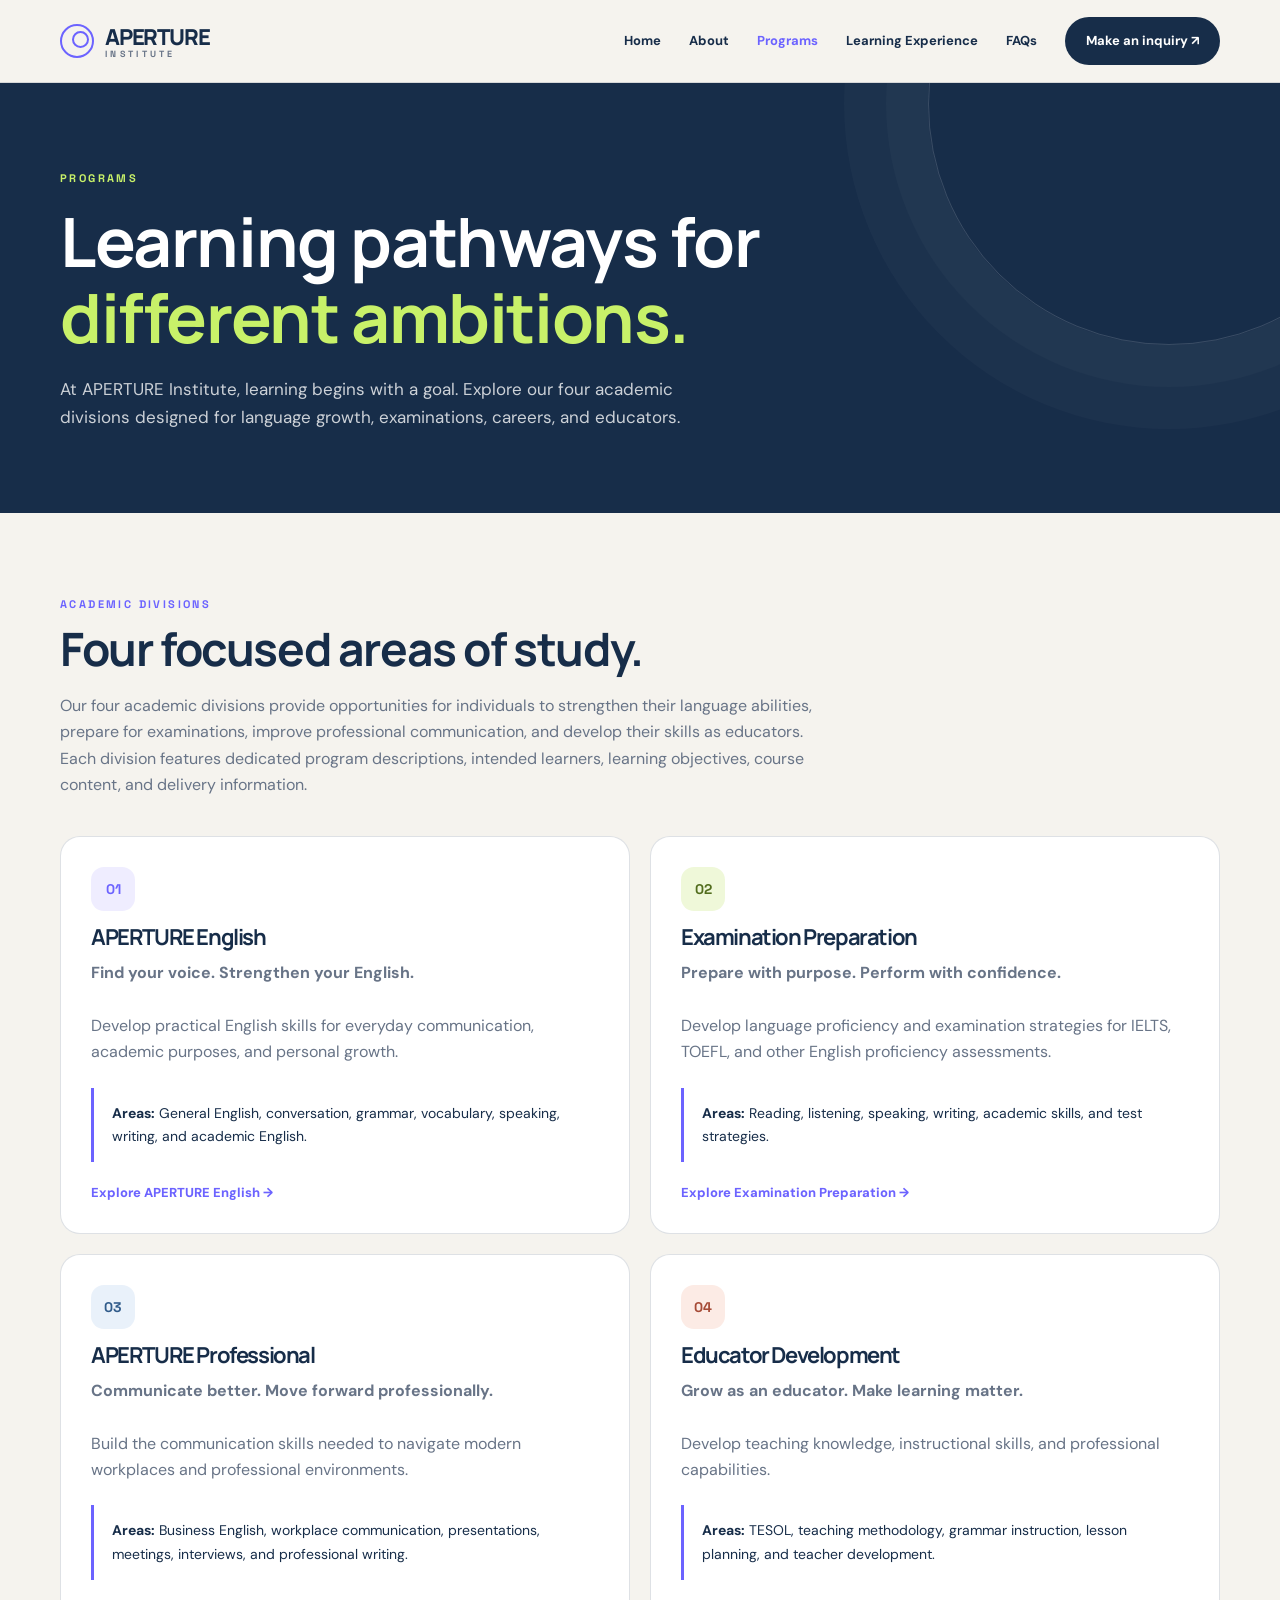
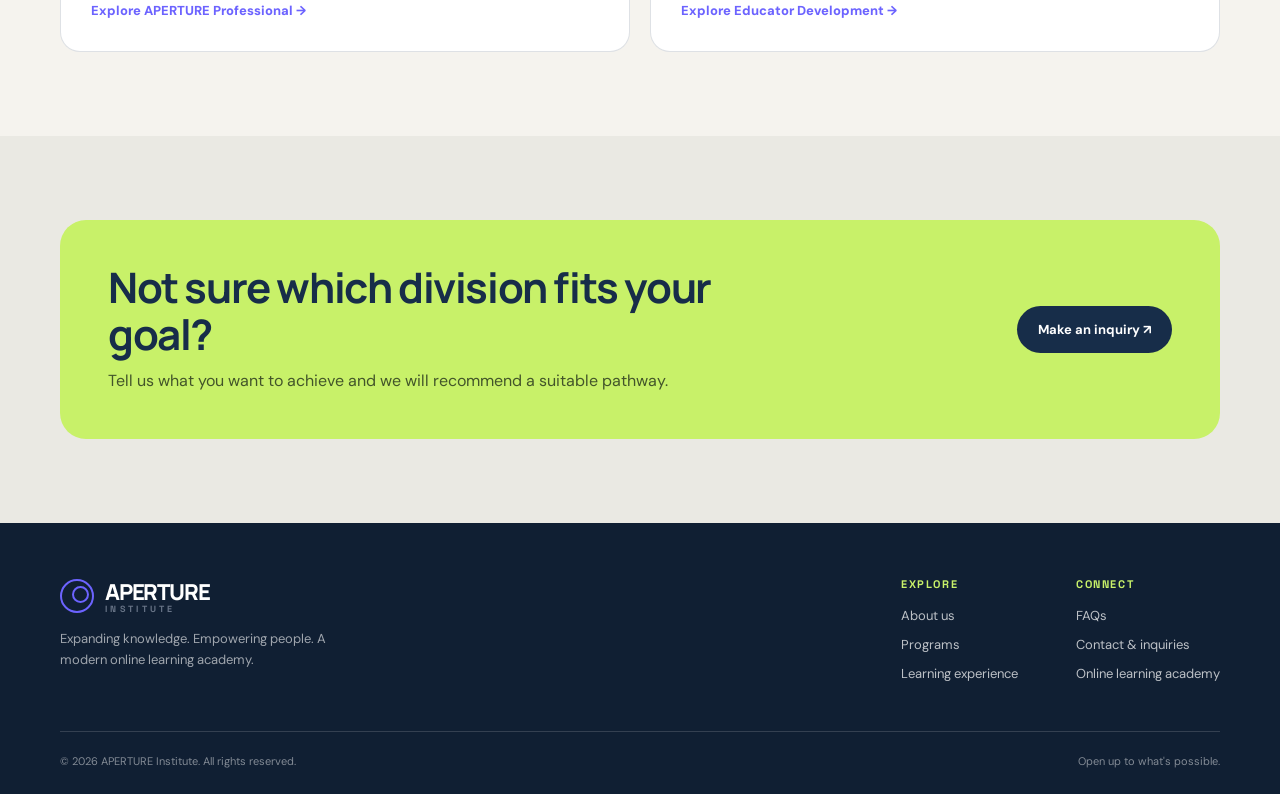
<file: programs.html>
<!DOCTYPE html><html lang="en"><head><meta charset="UTF-8"><meta name="viewport" content="width=device-width,initial-scale=1.0"><meta name="description" content="Explore APERTURE Institute's four academic divisions: APERTURE English, Examination Preparation, APERTURE Professional, and Educator Development."><meta name="theme-color" content="#172D49"><title>Programs | APERTURE Institute</title><link rel="stylesheet" href="assets/css/style.css"></head><body><header><div class="wrap nav"><a class="brand" href="index.html" aria-label="APERTURE Institute home"><span class="mark"></span><span>APERTURE<small>INSTITUTE</small></span></a><button class="menu" aria-label="Toggle navigation" aria-expanded="false" onclick="toggleMenu()">☰</button><nav class="links"><a class="" href="index.html">Home</a><a class="" href="about.html">About</a><a class="active" href="programs.html">Programs</a><a class="" href="learning-experience.html">Learning Experience</a><a class="" href="faqs.html">FAQs</a><a class="nav-cta" href="contact.html">Make an inquiry ↗</a></nav></div></header><main>
<section class="hero">
  <div class="wrap">
    <div class="eyebrow">Programs</div>
    <h1>Learning pathways for<br><em>different ambitions.</em></h1>
    <p>At APERTURE Institute, learning begins with a goal. Explore our four academic divisions designed for language growth, examinations, careers, and educators.</p>
  </div>
</section>

<section>
  <div class="wrap">
    <div class="intro">
      <div class="kicker">Academic Divisions</div>
      <h2>Four focused areas of study.</h2>
      <p>Our four academic divisions provide opportunities for individuals to strengthen their language abilities, prepare for examinations, improve professional communication, and develop their skills as educators. Each division features dedicated program descriptions, intended learners, learning objectives, course content, and delivery information.</p>
    </div>
    <div class="grid">
      <article class="card">
        <div class="icon">01</div>
        <h3>APERTURE English</h3>
        <p><strong>Find your voice. Strengthen your English.</strong><br><br>Develop practical English skills for everyday communication, academic purposes, and personal growth.</p>
        <div class="list"><div><strong>Areas:</strong> General English, conversation, grammar, vocabulary, speaking, writing, and academic English.</div></div>
        <a class="card-link" href="programs/english.html">Explore APERTURE English →</a>
      </article>
      <article class="card">
        <div class="icon lime">02</div>
        <h3>Examination Preparation</h3>
        <p><strong>Prepare with purpose. Perform with confidence.</strong><br><br>Develop language proficiency and examination strategies for IELTS, TOEFL, and other English proficiency assessments.</p>
        <div class="list"><div><strong>Areas:</strong> Reading, listening, speaking, writing, academic skills, and test strategies.</div></div>
        <a class="card-link" href="programs/examination-preparation.html">Explore Examination Preparation →</a>
      </article>
      <article class="card">
        <div class="icon blue">03</div>
        <h3>APERTURE Professional</h3>
        <p><strong>Communicate better. Move forward professionally.</strong><br><br>Build the communication skills needed to navigate modern workplaces and professional environments.</p>
        <div class="list"><div><strong>Areas:</strong> Business English, workplace communication, presentations, meetings, interviews, and professional writing.</div></div>
        <a class="card-link" href="programs/professional.html">Explore APERTURE Professional →</a>
      </article>
      <article class="card">
        <div class="icon terra">04</div>
        <h3>Educator Development</h3>
        <p><strong>Grow as an educator. Make learning matter.</strong><br><br>Develop teaching knowledge, instructional skills, and professional capabilities.</p>
        <div class="list"><div><strong>Areas:</strong> TESOL, teaching methodology, grammar instruction, lesson planning, and teacher development.</div></div>
        <a class="card-link" href="programs/educator-development.html">Explore Educator Development →</a>
      </article>
    </div>
  </div>
</section>

<section class="soft">
  <div class="wrap banner">
    <div>
      <h2>Not sure which division fits your goal?</h2>
      <p>Tell us what you want to achieve and we will recommend a suitable pathway.</p>
    </div>
    <a class="btn" href="contact.html">Make an inquiry ↗</a>
  </div>
</section>
</main><footer><div class="wrap"><div class="foot-top"><div><a class="brand" href="index.html"><span class="mark"></span><span>APERTURE<small>INSTITUTE</small></span></a><p>Expanding knowledge. Empowering people. A modern online learning academy.</p></div><div class="foot-links"><div><strong>Explore</strong><a href="about.html">About us</a><a href="programs.html">Programs</a><a href="learning-experience.html">Learning experience</a></div><div><strong>Connect</strong><a href="faqs.html">FAQs</a><a href="contact.html">Contact & inquiries</a><span>Online learning academy</span></div></div></div><div class="foot-bottom"><span>© <span data-year></span> APERTURE Institute. All rights reserved.</span><span>Open up to what's possible.</span></div></div></footer><script src="assets/js/main.js"></script></body></html>
</file>
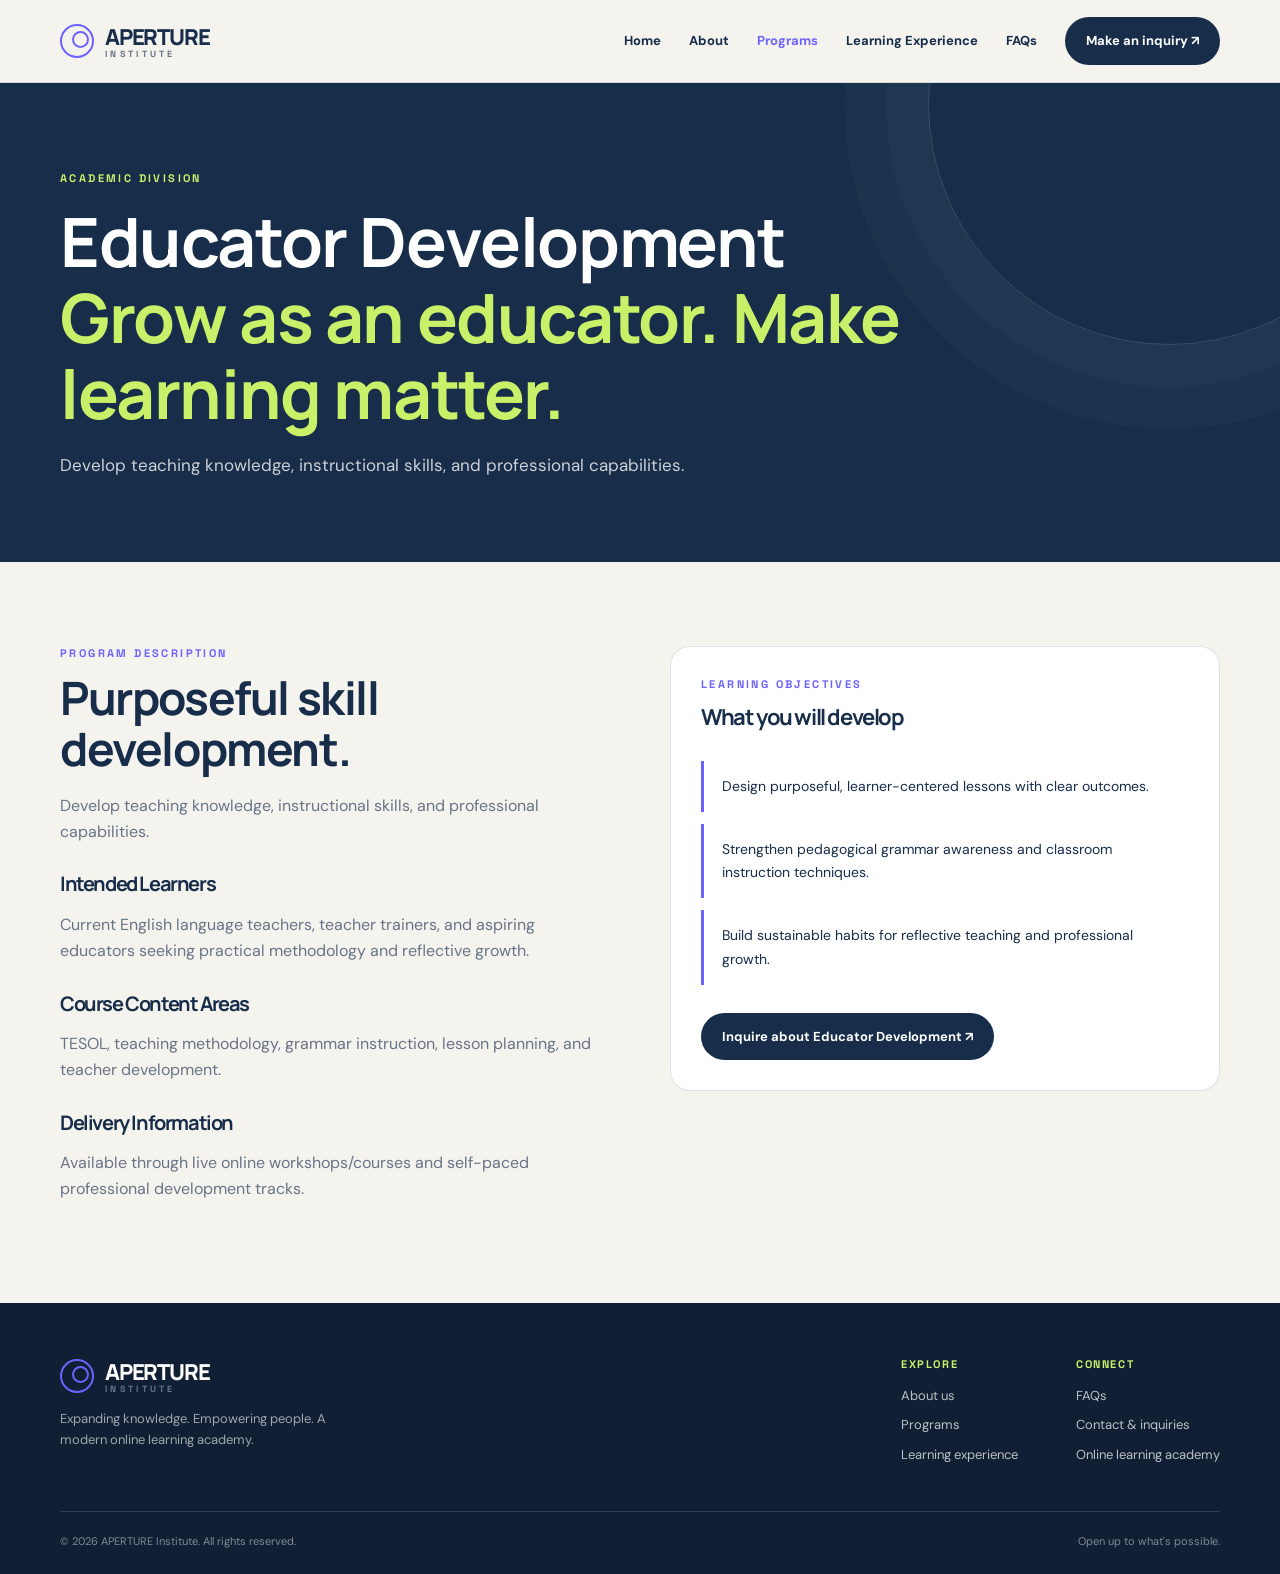
<file: programs/educator-development.html>
<!DOCTYPE html><html lang="en"><head><meta charset="UTF-8"><meta name="viewport" content="width=device-width,initial-scale=1.0"><meta name="description" content="Develop teaching knowledge, instructional skills, and professional capabilities."><meta name="theme-color" content="#172D49"><title>Educator Development | APERTURE Institute</title><link rel="stylesheet" href="../assets/css/style.css"></head><body><header><div class="wrap nav"><a class="brand" href="../index.html" aria-label="APERTURE Institute home"><span class="mark"></span><span>APERTURE<small>INSTITUTE</small></span></a><button class="menu" aria-label="Toggle navigation" aria-expanded="false" onclick="toggleMenu()">☰</button><nav class="links"><a class="" href="../index.html">Home</a><a class="" href="../about.html">About</a><a class="active" href="../programs.html">Programs</a><a class="" href="../learning-experience.html">Learning Experience</a><a class="" href="../faqs.html">FAQs</a><a class="nav-cta" href="../contact.html">Make an inquiry ↗</a></nav></div></header><main>
<section class="hero">
  <div class="wrap">
    <div class="eyebrow">Academic Division</div>
    <h1>Educator Development<br><em>Grow as an educator. Make learning matter.</em></h1>
    <p>Develop teaching knowledge, instructional skills, and professional capabilities.</p>
  </div>
</section>

<section>
  <div class="wrap split" style="align-items:start">
    <div>
      <div class="kicker">Program Description</div>
      <h2>Purposeful skill development.</h2>
      <p>Develop teaching knowledge, instructional skills, and professional capabilities.</p>
      <h3 style="margin-top:28px;font-size:20px">Intended Learners</h3>
      <p>Current English language teachers, teacher trainers, and aspiring educators seeking practical methodology and reflective growth.</p>
      <h3 style="margin-top:28px;font-size:20px">Course Content Areas</h3>
      <p>TESOL, teaching methodology, grammar instruction, lesson planning, and teacher development.</p>
      <h3 style="margin-top:28px;font-size:20px">Delivery Information</h3>
      <p>Available through live online workshops/courses and self-paced professional development tracks.</p>
    </div>
    <div class="card">
      <div class="kicker">Learning Objectives</div>
      <h3>What you will develop</h3>
      <div class="list"><div>Design purposeful, learner-centered lessons with clear outcomes.</div><div>Strengthen pedagogical grammar awareness and classroom instruction techniques.</div><div>Build sustainable habits for reflective teaching and professional growth.</div></div>
      <div style="margin-top:28px"><a class="btn" href="../contact.html">Inquire about Educator Development ↗</a></div>
    </div>
  </div>
</section>
</main><footer><div class="wrap"><div class="foot-top"><div><a class="brand" href="../index.html"><span class="mark"></span><span>APERTURE<small>INSTITUTE</small></span></a><p>Expanding knowledge. Empowering people. A modern online learning academy.</p></div><div class="foot-links"><div><strong>Explore</strong><a href="../about.html">About us</a><a href="../programs.html">Programs</a><a href="../learning-experience.html">Learning experience</a></div><div><strong>Connect</strong><a href="../faqs.html">FAQs</a><a href="../contact.html">Contact & inquiries</a><span>Online learning academy</span></div></div></div><div class="foot-bottom"><span>© <span data-year></span> APERTURE Institute. All rights reserved.</span><span>Open up to what's possible.</span></div></div></footer><script src="../assets/js/main.js"></script></body></html>
</file>
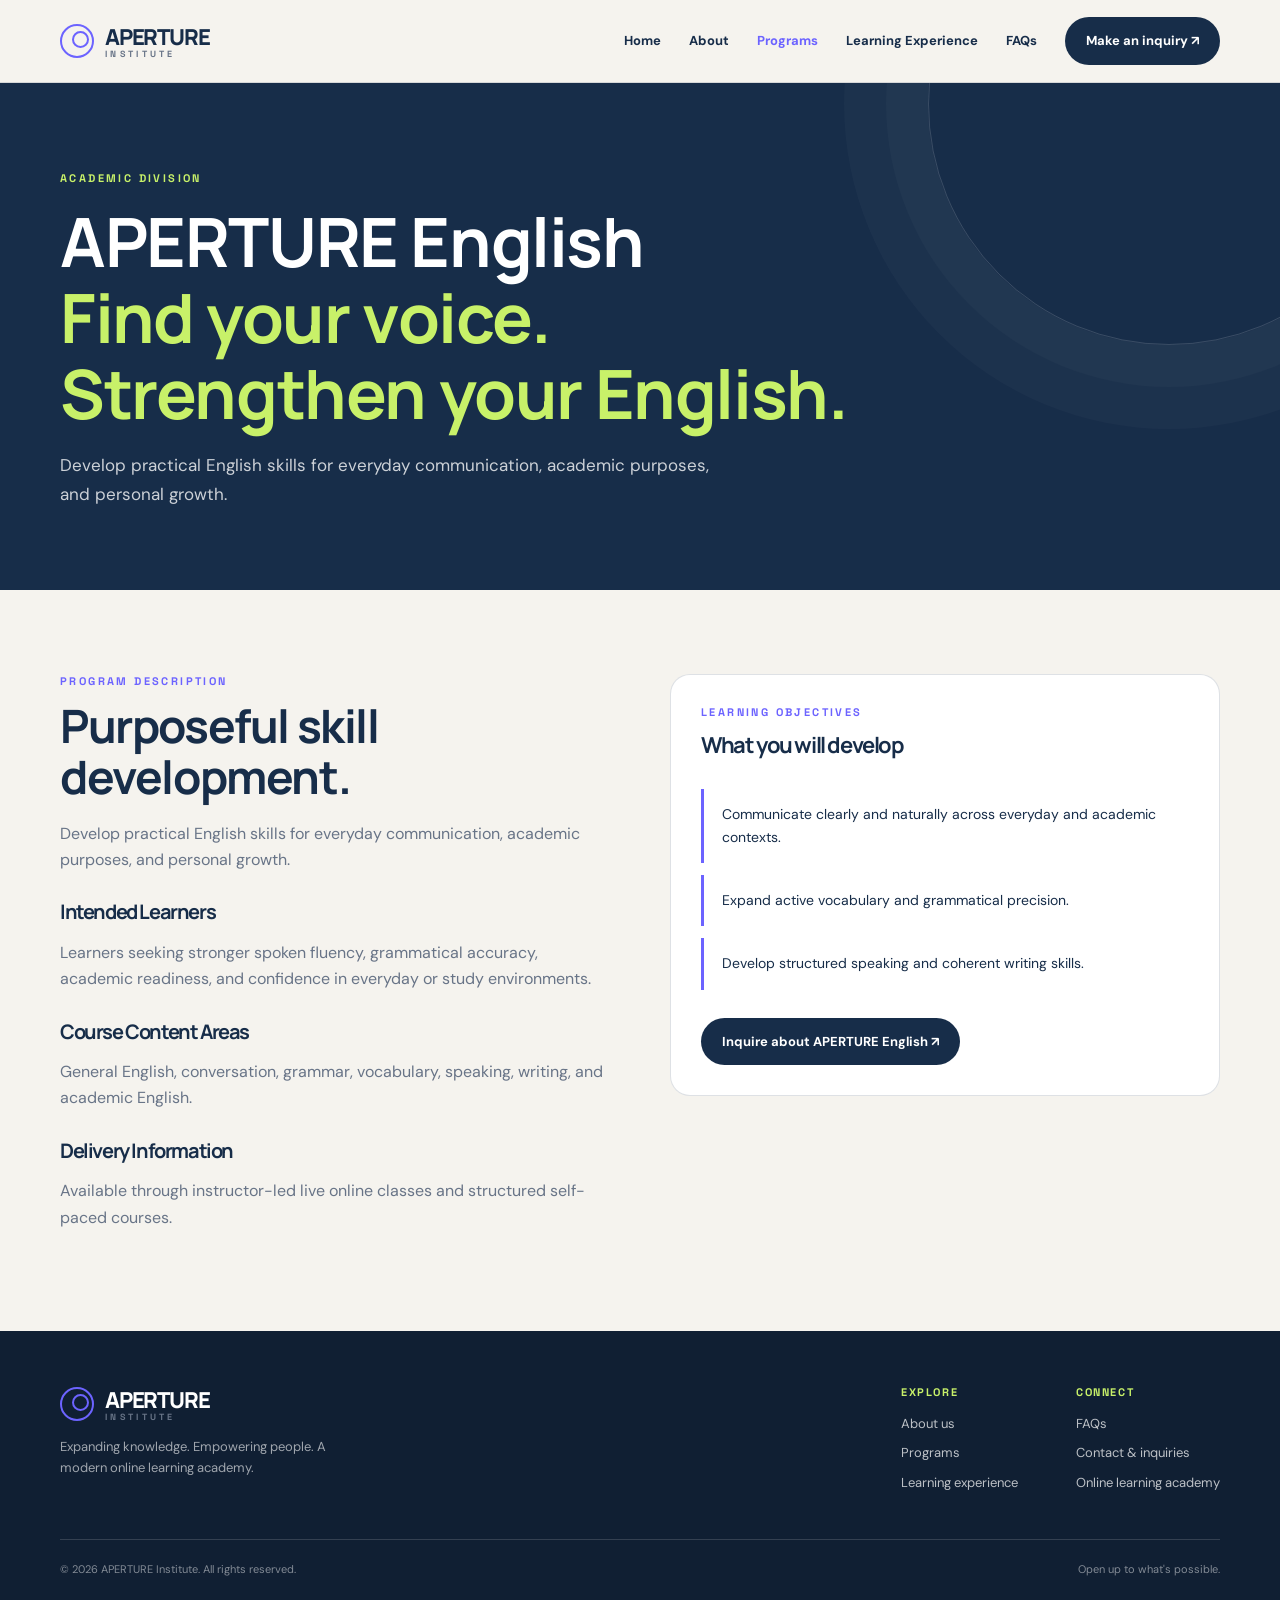
<file: programs/english.html>
<!DOCTYPE html><html lang="en"><head><meta charset="UTF-8"><meta name="viewport" content="width=device-width,initial-scale=1.0"><meta name="description" content="Develop practical English skills for everyday communication, academic purposes, and personal growth."><meta name="theme-color" content="#172D49"><title>APERTURE English | APERTURE Institute</title><link rel="stylesheet" href="../assets/css/style.css"></head><body><header><div class="wrap nav"><a class="brand" href="../index.html" aria-label="APERTURE Institute home"><span class="mark"></span><span>APERTURE<small>INSTITUTE</small></span></a><button class="menu" aria-label="Toggle navigation" aria-expanded="false" onclick="toggleMenu()">☰</button><nav class="links"><a class="" href="../index.html">Home</a><a class="" href="../about.html">About</a><a class="active" href="../programs.html">Programs</a><a class="" href="../learning-experience.html">Learning Experience</a><a class="" href="../faqs.html">FAQs</a><a class="nav-cta" href="../contact.html">Make an inquiry ↗</a></nav></div></header><main>
<section class="hero">
  <div class="wrap">
    <div class="eyebrow">Academic Division</div>
    <h1>APERTURE English<br><em>Find your voice. Strengthen your English.</em></h1>
    <p>Develop practical English skills for everyday communication, academic purposes, and personal growth.</p>
  </div>
</section>

<section>
  <div class="wrap split" style="align-items:start">
    <div>
      <div class="kicker">Program Description</div>
      <h2>Purposeful skill development.</h2>
      <p>Develop practical English skills for everyday communication, academic purposes, and personal growth.</p>
      <h3 style="margin-top:28px;font-size:20px">Intended Learners</h3>
      <p>Learners seeking stronger spoken fluency, grammatical accuracy, academic readiness, and confidence in everyday or study environments.</p>
      <h3 style="margin-top:28px;font-size:20px">Course Content Areas</h3>
      <p>General English, conversation, grammar, vocabulary, speaking, writing, and academic English.</p>
      <h3 style="margin-top:28px;font-size:20px">Delivery Information</h3>
      <p>Available through instructor-led live online classes and structured self-paced courses.</p>
    </div>
    <div class="card">
      <div class="kicker">Learning Objectives</div>
      <h3>What you will develop</h3>
      <div class="list"><div>Communicate clearly and naturally across everyday and academic contexts.</div><div>Expand active vocabulary and grammatical precision.</div><div>Develop structured speaking and coherent writing skills.</div></div>
      <div style="margin-top:28px"><a class="btn" href="../contact.html">Inquire about APERTURE English ↗</a></div>
    </div>
  </div>
</section>
</main><footer><div class="wrap"><div class="foot-top"><div><a class="brand" href="../index.html"><span class="mark"></span><span>APERTURE<small>INSTITUTE</small></span></a><p>Expanding knowledge. Empowering people. A modern online learning academy.</p></div><div class="foot-links"><div><strong>Explore</strong><a href="../about.html">About us</a><a href="../programs.html">Programs</a><a href="../learning-experience.html">Learning experience</a></div><div><strong>Connect</strong><a href="../faqs.html">FAQs</a><a href="../contact.html">Contact & inquiries</a><span>Online learning academy</span></div></div></div><div class="foot-bottom"><span>© <span data-year></span> APERTURE Institute. All rights reserved.</span><span>Open up to what's possible.</span></div></div></footer><script src="../assets/js/main.js"></script></body></html>
</file>
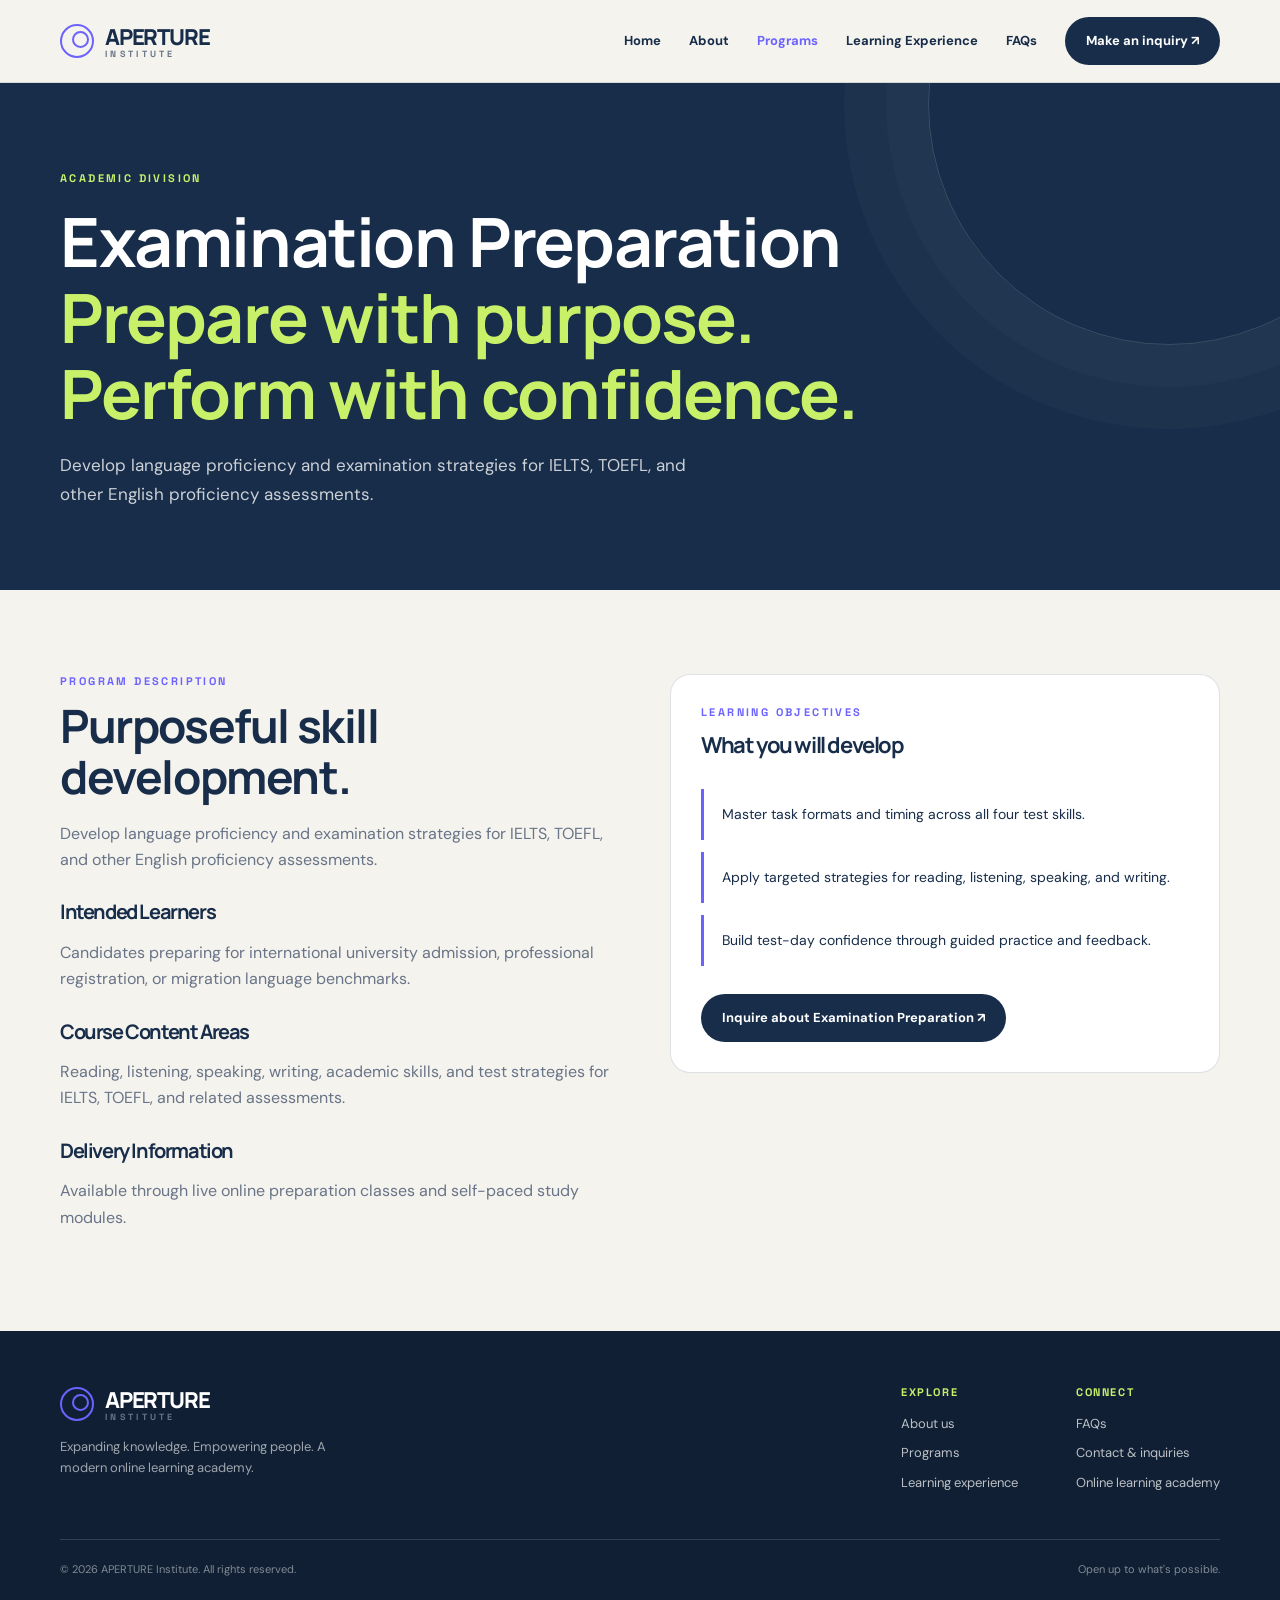
<file: programs/examination-preparation.html>
<!DOCTYPE html><html lang="en"><head><meta charset="UTF-8"><meta name="viewport" content="width=device-width,initial-scale=1.0"><meta name="description" content="Develop language proficiency and examination strategies for IELTS, TOEFL, and other English proficiency assessments."><meta name="theme-color" content="#172D49"><title>Examination Preparation | APERTURE Institute</title><link rel="stylesheet" href="../assets/css/style.css"></head><body><header><div class="wrap nav"><a class="brand" href="../index.html" aria-label="APERTURE Institute home"><span class="mark"></span><span>APERTURE<small>INSTITUTE</small></span></a><button class="menu" aria-label="Toggle navigation" aria-expanded="false" onclick="toggleMenu()">☰</button><nav class="links"><a class="" href="../index.html">Home</a><a class="" href="../about.html">About</a><a class="active" href="../programs.html">Programs</a><a class="" href="../learning-experience.html">Learning Experience</a><a class="" href="../faqs.html">FAQs</a><a class="nav-cta" href="../contact.html">Make an inquiry ↗</a></nav></div></header><main>
<section class="hero">
  <div class="wrap">
    <div class="eyebrow">Academic Division</div>
    <h1>Examination Preparation<br><em>Prepare with purpose. Perform with confidence.</em></h1>
    <p>Develop language proficiency and examination strategies for IELTS, TOEFL, and other English proficiency assessments.</p>
  </div>
</section>

<section>
  <div class="wrap split" style="align-items:start">
    <div>
      <div class="kicker">Program Description</div>
      <h2>Purposeful skill development.</h2>
      <p>Develop language proficiency and examination strategies for IELTS, TOEFL, and other English proficiency assessments.</p>
      <h3 style="margin-top:28px;font-size:20px">Intended Learners</h3>
      <p>Candidates preparing for international university admission, professional registration, or migration language benchmarks.</p>
      <h3 style="margin-top:28px;font-size:20px">Course Content Areas</h3>
      <p>Reading, listening, speaking, writing, academic skills, and test strategies for IELTS, TOEFL, and related assessments.</p>
      <h3 style="margin-top:28px;font-size:20px">Delivery Information</h3>
      <p>Available through live online preparation classes and self-paced study modules.</p>
    </div>
    <div class="card">
      <div class="kicker">Learning Objectives</div>
      <h3>What you will develop</h3>
      <div class="list"><div>Master task formats and timing across all four test skills.</div><div>Apply targeted strategies for reading, listening, speaking, and writing.</div><div>Build test-day confidence through guided practice and feedback.</div></div>
      <div style="margin-top:28px"><a class="btn" href="../contact.html">Inquire about Examination Preparation ↗</a></div>
    </div>
  </div>
</section>
</main><footer><div class="wrap"><div class="foot-top"><div><a class="brand" href="../index.html"><span class="mark"></span><span>APERTURE<small>INSTITUTE</small></span></a><p>Expanding knowledge. Empowering people. A modern online learning academy.</p></div><div class="foot-links"><div><strong>Explore</strong><a href="../about.html">About us</a><a href="../programs.html">Programs</a><a href="../learning-experience.html">Learning experience</a></div><div><strong>Connect</strong><a href="../faqs.html">FAQs</a><a href="../contact.html">Contact & inquiries</a><span>Online learning academy</span></div></div></div><div class="foot-bottom"><span>© <span data-year></span> APERTURE Institute. All rights reserved.</span><span>Open up to what's possible.</span></div></div></footer><script src="../assets/js/main.js"></script></body></html>
</file>
<file: assets/css/style.css>
@import url('https://fonts.googleapis.com/css2?family=DM+Sans:wght@400;500;600;700&family=Manrope:wght@400;500;600;700;800&family=Space+Grotesk:wght@500;600;700&display=swap');
:root{--navy:#172D49;--violet:#6C63FF;--lime:#C8F169;--ivory:#F5F3EE;--white:#fff;--ink:#172D49;--muted:#687487;--line:rgba(23,45,73,.14);--soft:#EAE9E3}
*{box-sizing:border-box}html{scroll-behavior:smooth}body{margin:0;background:var(--ivory);color:var(--ink);font:16px/1.65 "DM Sans",sans-serif}a{color:inherit;text-decoration:none}button{font:inherit}.wrap{width:min(1160px,calc(100% - 44px));margin:auto}
header{position:sticky;top:0;z-index:20;background:rgba(245,243,238,.94);backdrop-filter:blur(14px);border-bottom:1px solid var(--line)}.nav{height:82px;display:flex;align-items:center;justify-content:space-between;gap:24px}.brand{display:flex;align-items:center;gap:11px;font:800 22px "Manrope",sans-serif;letter-spacing:-1.2px}.brand small{display:block;font:700 9px "Space Grotesk";letter-spacing:3.3px;color:var(--muted);margin-top:-4px}.mark{width:34px;height:34px;border:2px solid var(--violet);border-radius:50%;position:relative}.mark:after{content:"";position:absolute;width:13px;height:13px;border:2px solid var(--violet);border-radius:50%;top:5px;left:10px}.links{display:flex;align-items:center;gap:28px;font-size:13px;font-weight:700}.links a:hover,.links a.active{color:var(--violet)}.nav-cta,.btn{display:inline-flex;align-items:center;justify-content:center;padding:13px 21px;border-radius:999px;background:var(--navy);color:#fff;font-weight:700;font-size:13px;border:0;cursor:pointer;transition:.2s}.nav-cta:hover,.btn:hover{background:var(--violet);transform:translateY(-2px)}.menu{display:none;background:none;border:0;font-size:25px;color:var(--navy)}
.hero{background:var(--navy);color:#fff;padding:88px 0 82px;position:relative;overflow:hidden}.hero:after{content:"";position:absolute;width:480px;height:480px;border:1px solid rgba(255,255,255,.15);border-radius:50%;right:-130px;top:-220px;box-shadow:0 0 0 42px rgba(255,255,255,.025),0 0 0 84px rgba(255,255,255,.025)}.eyebrow,.kicker{font:700 11px "Space Grotesk";letter-spacing:2.4px;text-transform:uppercase;color:var(--violet)}.hero .eyebrow{color:var(--lime)}h1,h2,h3,h4{font-family:"Manrope",sans-serif;line-height:1.12;letter-spacing:-1.4px;margin:0}h1{font-size:clamp(42px,6vw,68px);max-width:850px;margin:18px 0 20px}h1 em{font-style:normal;color:var(--lime)}.hero p{max-width:650px;color:rgba(255,255,255,.78);font-size:17px;margin:0}.hero .btn{margin-top:28px;background:var(--lime);color:var(--navy)}.hero .btn:hover{background:#fff}
main section{padding:84px 0}.intro{max-width:760px}.intro h2{font-size:clamp(32px,4vw,46px);margin:12px 0 18px}.intro p{color:var(--muted);font-size:16px}
.grid{display:grid;grid-template-columns:repeat(2,1fr);gap:20px;margin-top:38px}.grid-3{display:grid;grid-template-columns:repeat(3,1fr);gap:18px;margin-top:38px}.card{background:#fff;border:1px solid var(--line);border-radius:20px;padding:30px;display:flex;flex-direction:column}.card h3{font-size:22px;margin:14px 0 10px}.card p{color:var(--muted);margin:0}.card-link{margin-top:auto;padding-top:20px;font-size:13px;font-weight:800;color:var(--violet);display:inline-block}
.icon{width:44px;height:44px;display:grid;place-items:center;background:#efedff;color:var(--violet);border-radius:13px;font:700 14px "Space Grotesk"}.icon.lime{background:#eff8d9;color:#526d1e}.icon.blue{background:#e9f1fa;color:#315c8b}.icon.terra{background:#fcebe5;color:#a64b37}
.soft{background:var(--soft)}.dark{background:var(--navy);color:#fff}.dark .kicker{color:var(--lime)}.dark p{color:rgba(255,255,255,.72)}
.split{display:grid;grid-template-columns:1fr 1fr;gap:60px;align-items:center}.split h2{font-size:clamp(32px,4vw,46px);margin:12px 0 18px}.split p{color:var(--muted)}
.visual{min-height:330px;background:var(--violet);border-radius:26px;display:grid;place-items:center;position:relative;overflow:hidden}.visual:before,.visual:after{content:"";position:absolute;border:1px solid rgba(255,255,255,.35);border-radius:50%;width:300px;height:300px}.visual:after{width:210px;height:210px}.visual span{width:110px;height:110px;border-radius:50%;background:var(--lime);z-index:1;box-shadow:0 0 0 24px rgba(255,255,255,.14)}
.list{display:grid;gap:12px;margin-top:22px}.list div{padding:14px 18px;border-left:3px solid var(--violet);background:#fff;border-radius:0 12px 12px 0;font-size:14px}
.dark .list div{background:rgba(255,255,255,.06);border-left-color:var(--lime);color:#fff}
.banner{background:var(--lime);padding:44px 48px;border-radius:26px;display:flex;justify-content:space-between;align-items:center;gap:28px}.banner h2{font-size:clamp(28px,3.5vw,42px);max-width:650px}.banner p{margin:10px 0 0;color:#43552a}.banner .btn{white-space:nowrap}
.steps{counter-reset:step;margin-top:24px}.step{display:grid;grid-template-columns:64px 1fr;gap:18px;padding:22px 0;border-bottom:1px solid var(--line);align-items:start}.step:before{counter-increment:step;content:"0" counter(step);font:700 18px "Space Grotesk";color:var(--violet);padding-top:2px}.step h3{font-size:20px;margin-bottom:6px}.step p{margin:0;color:var(--muted)}
.faq-group{margin-top:44px}.faq-group h3{font-size:13px;font-family:"Space Grotesk";letter-spacing:2px;text-transform:uppercase;color:var(--violet);margin-bottom:12px}
.faq{border-bottom:1px solid var(--line);padding:18px 0}.faq summary{cursor:pointer;list-style:none;font-weight:700;font-size:16px;display:flex;justify-content:space-between;gap:20px}.faq summary::-webkit-details-marker{display:none}.faq summary:after{content:"+";font-size:22px;color:var(--violet);line-height:1}.faq[open] summary:after{content:"−"}.faq p{color:var(--muted);max-width:820px;margin:12px 0 2px}
.form{display:grid;gap:16px;margin-top:18px}.form-grid{display:grid;grid-template-columns:1fr 1fr;gap:16px}.field{display:grid;gap:7px}.field label{font-size:12px;font-weight:700}.field input,.field select,.field textarea{width:100%;padding:13px 14px;border:1px solid var(--line);border-radius:12px;background:#fff;color:var(--ink);font:14px "DM Sans",sans-serif}.field textarea{min-height:130px;resize:vertical}.note{font-size:12px;color:var(--muted)}
footer{background:#101f33;color:#fff;padding:54px 0 24px}.foot-top{display:flex;justify-content:space-between;gap:40px;padding-bottom:38px}.foot-top p{color:rgba(255,255,255,.6);max-width:310px;font-size:13px}.foot-links{display:flex;gap:58px}.foot-links strong{display:block;color:var(--lime);font:700 11px "Space Grotesk";letter-spacing:1.6px;text-transform:uppercase;margin-bottom:14px}.foot-links a,.foot-links span{display:block;color:rgba(255,255,255,.72);font-size:13px;margin:8px 0}.foot-bottom{border-top:1px solid rgba(255,255,255,.15);padding-top:20px;color:rgba(255,255,255,.48);font-size:11px;display:flex;justify-content:space-between;gap:15px}
@media(max-width:900px){.grid-3{grid-template-columns:repeat(2,1fr)}.split{gap:35px}}
@media(max-width:720px){.links{display:none;position:absolute;top:82px;left:0;right:0;background:var(--ivory);padding:20px 24px 25px;flex-direction:column;align-items:stretch;border-bottom:1px solid var(--line)}.links.open{display:flex}.nav-cta{text-align:center}.menu{display:block}.grid,.grid-3,.split{grid-template-columns:1fr}.hero{padding:68px 0}.hero p{font-size:15px}.form-grid{grid-template-columns:1fr}.banner{display:block;padding:32px 26px}.banner .btn{margin-top:22px}.foot-top{display:block}.foot-links{margin-top:30px;gap:35px;flex-wrap:wrap}.foot-bottom{display:block}.foot-bottom span{display:block;margin-top:8px}main section{padding:64px 0}}
</file>
